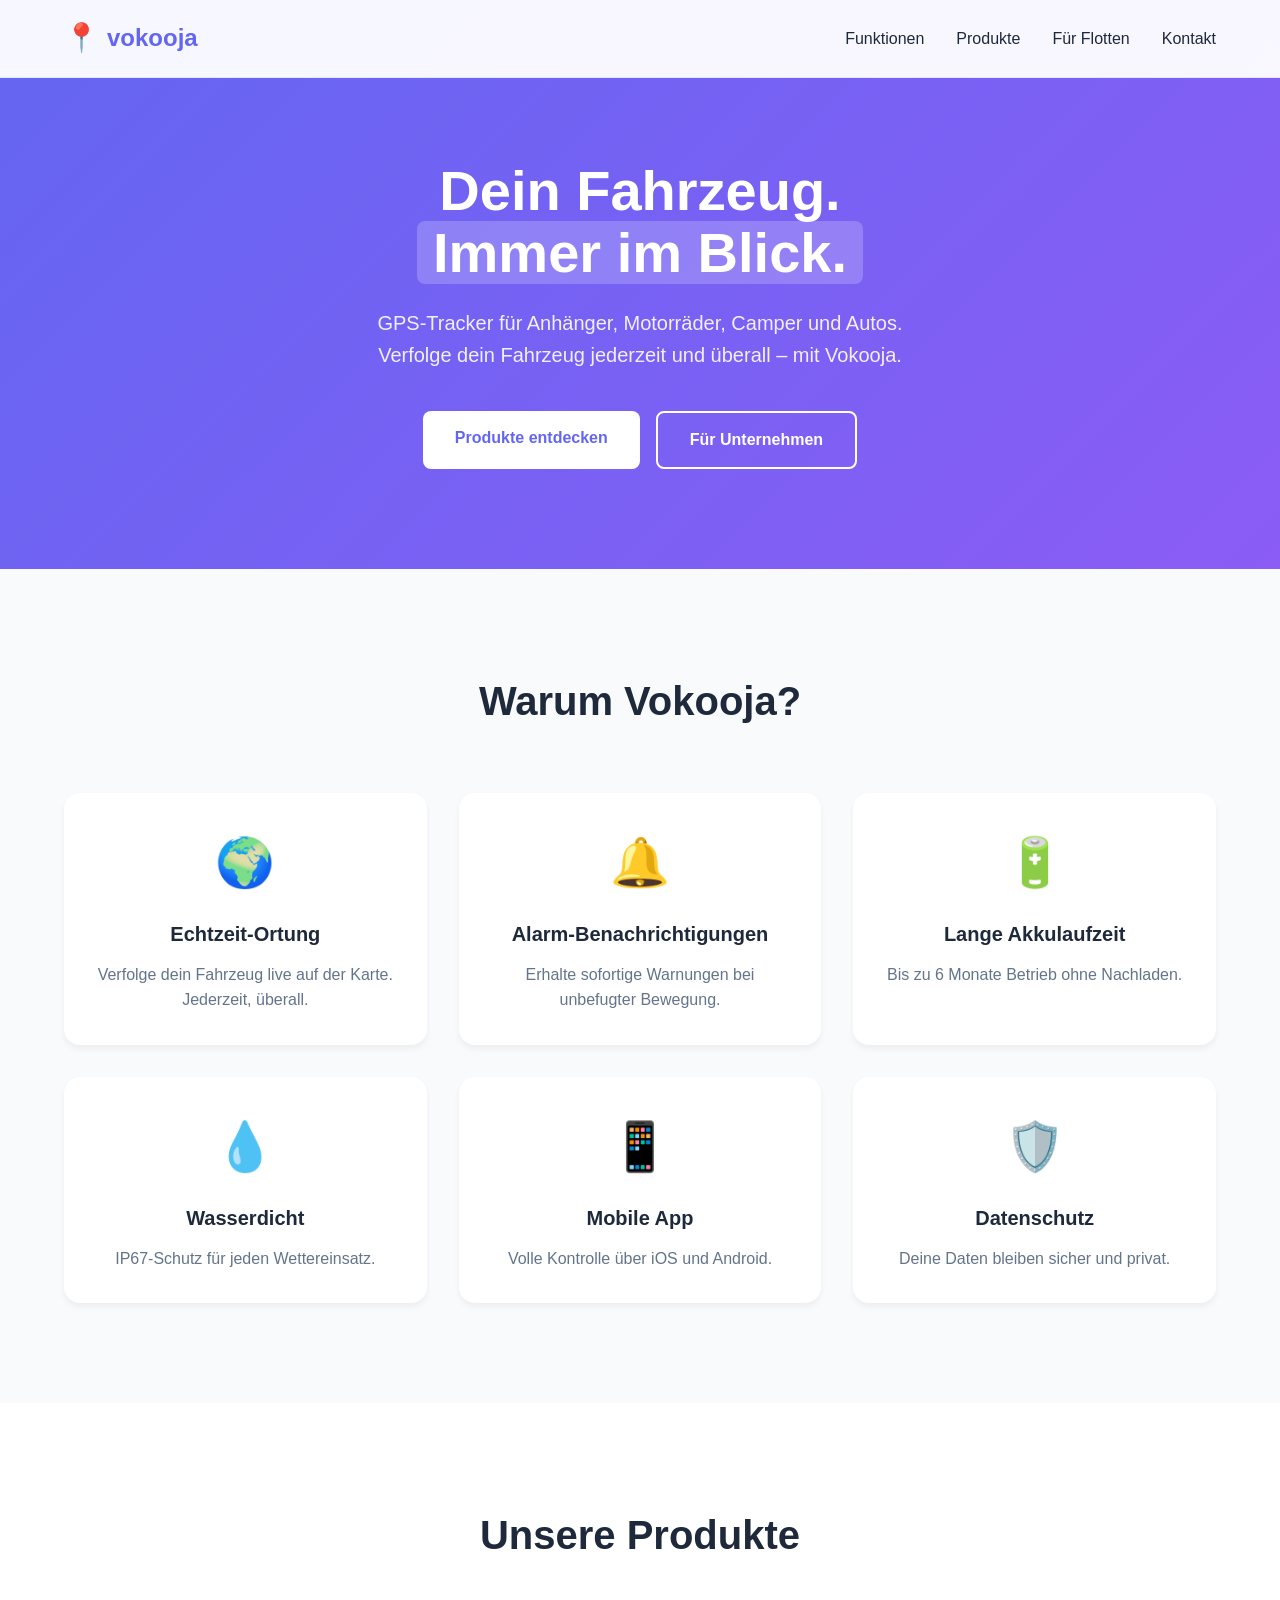
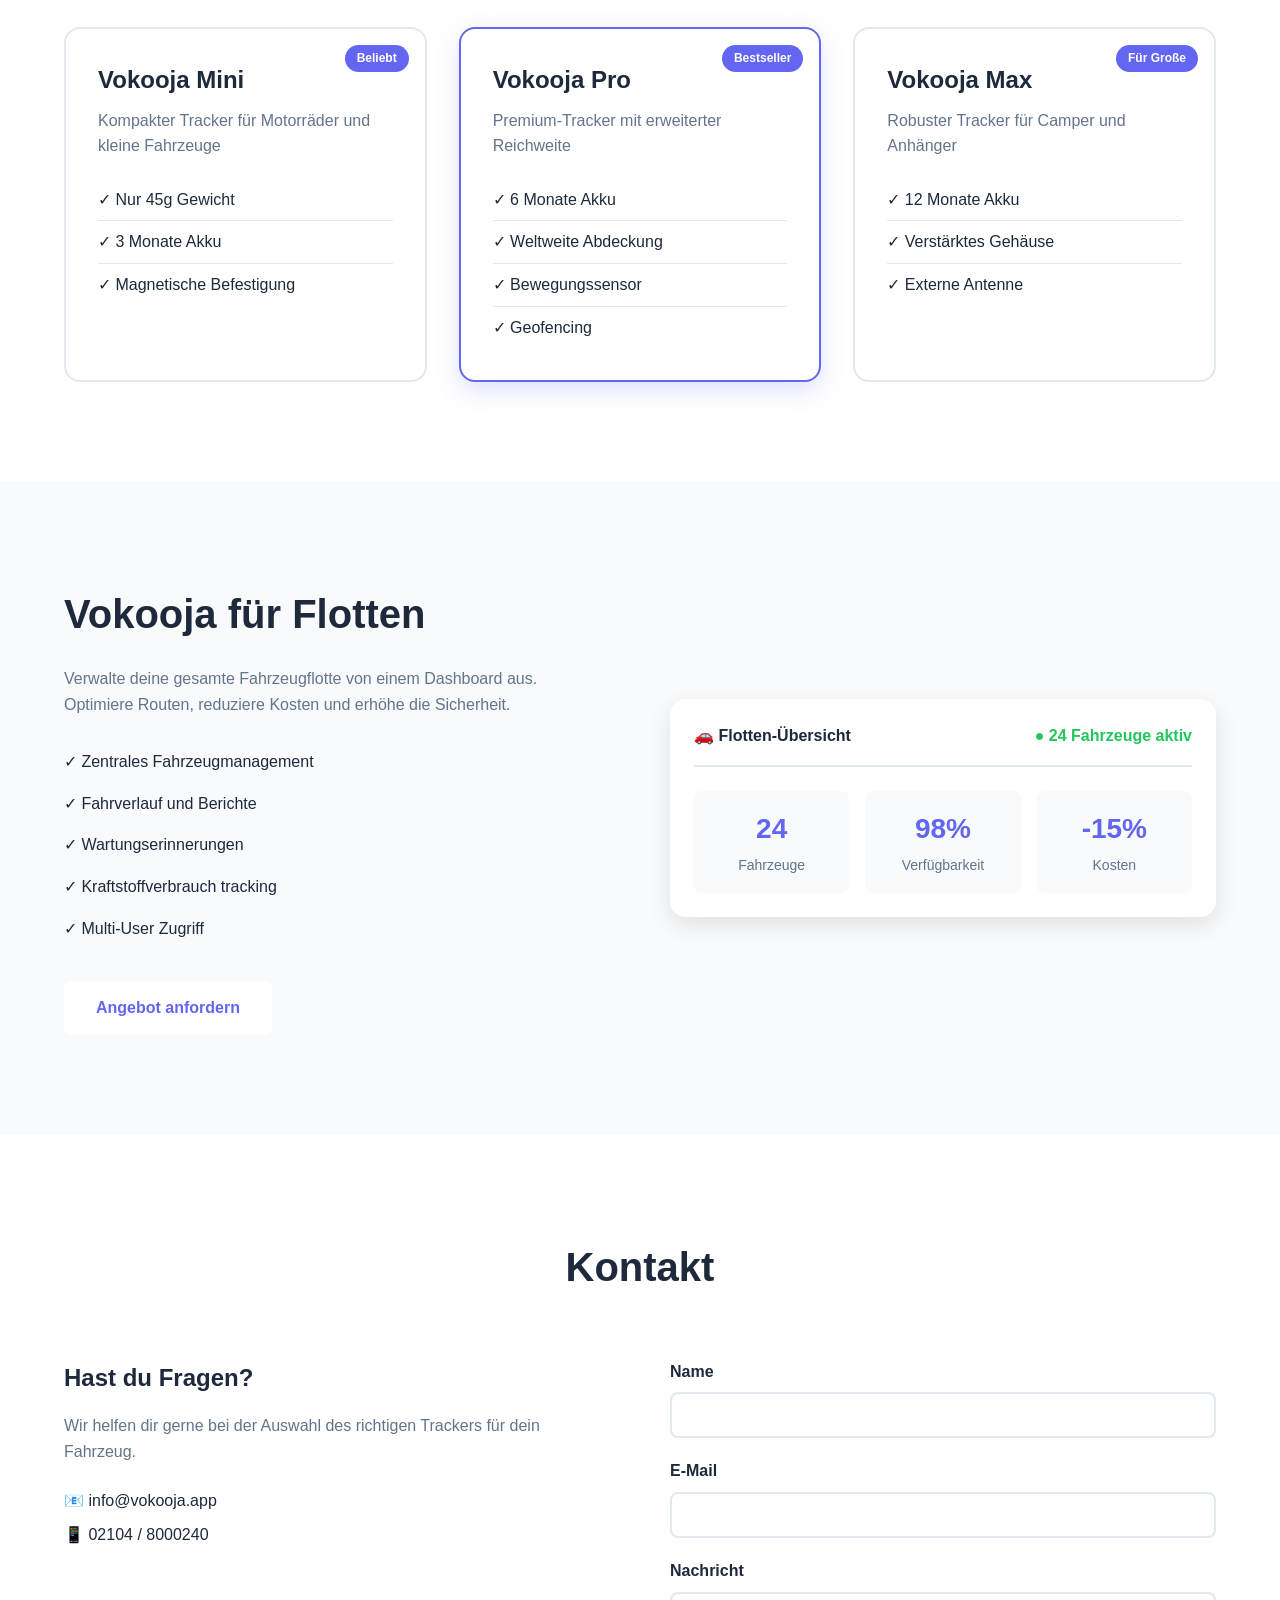
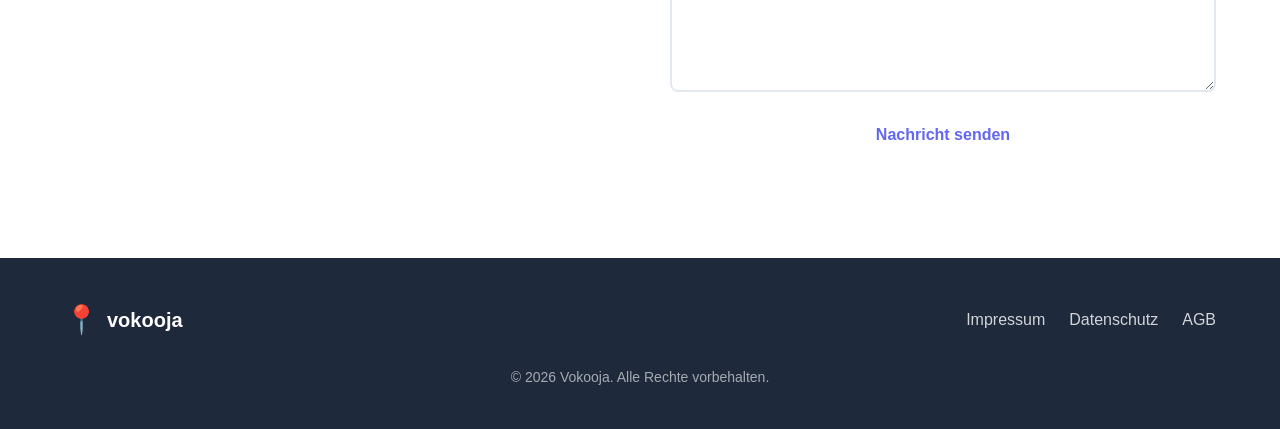
<file: index.html>
<!DOCTYPE html>
<html lang="de">
<head>
    <meta charset="UTF-8">
    <meta name="viewport" content="width=device-width, initial-scale=1.0">
    <title>Vokooja – GPS-Tracker für dein Fahrzeug</title>
    <meta name="description" content="Verfolge dein Fahrzeug jederzeit und überall. GPS-Tracker für Anhänger, Motorräder, Camper und Autos.">
    <link rel="stylesheet" href="css/style.css">
</head>
<body>
    <!-- Navigation -->
    <nav class="navbar">
        <div class="container nav-container">
            <div class="logo">
                <span class="logo-icon">📍</span>
                <span class="logo-text">vokooja</span>
            </div>
            <ul class="nav-links">
                <li><a href="#features">Funktionen</a></li>
                <li><a href="#produkte">Produkte</a></li>
                <li><a href="#flotte">Für Flotten</a></li>
                <li><a href="#kontakt">Kontakt</a></li>
            </ul>
        </div>
    </nav>

    <!-- Hero Section -->
    <section class="hero">
        <div class="container hero-content">
            <h1>Dein Fahrzeug.<br><span class="highlight">Immer im Blick.</span></h1>
            <p class="hero-subtitle">GPS-Tracker für Anhänger, Motorräder, Camper und Autos. Verfolge dein Fahrzeug jederzeit und überall – mit Vokooja.</p>
            <div class="hero-cta">
                <a href="#produkte" class="btn btn-primary">Produkte entdecken</a>
                <a href="#flotte" class="btn btn-secondary">Für Unternehmen</a>
            </div>
        </div>
    </section>

    <!-- Features Section -->
    <section id="features" class="features">
        <div class="container">
            <h2 class="section-title">Warum Vokooja?</h2>
            <div class="features-grid">
                <div class="feature-card">
                    <div class="feature-icon">🌍</div>
                    <h3>Echtzeit-Ortung</h3>
                    <p>Verfolge dein Fahrzeug live auf der Karte. Jederzeit, überall.</p>
                </div>
                <div class="feature-card">
                    <div class="feature-icon">🔔</div>
                    <h3>Alarm-Benachrichtigungen</h3>
                    <p>Erhalte sofortige Warnungen bei unbefugter Bewegung.</p>
                </div>
                <div class="feature-card">
                    <div class="feature-icon">🔋</div>
                    <h3>Lange Akkulaufzeit</h3>
                    <p>Bis zu 6 Monate Betrieb ohne Nachladen.</p>
                </div>
                <div class="feature-card">
                    <div class="feature-icon">💧</div>
                    <h3>Wasserdicht</h3>
                    <p>IP67-Schutz für jeden Wettereinsatz.</p>
                </div>
                <div class="feature-card">
                    <div class="feature-icon">📱</div>
                    <h3>Mobile App</h3>
                    <p>Volle Kontrolle über iOS und Android.</p>
                </div>
                <div class="feature-card">
                    <div class="feature-icon">🛡️</div>
                    <h3>Datenschutz</h3>
                    <p>Deine Daten bleiben sicher und privat.</p>
                </div>
            </div>
        </div>
    </section>

    <!-- Products Section -->
    <section id="produkte" class="products">
        <div class="container">
            <h2 class="section-title">Unsere Produkte</h2>
            <div class="products-grid">
                <div class="product-card">
                    <div class="product-badge">Beliebt</div>
                    <h3>Vokooja Mini</h3>
                    <p class="product-desc">Kompakter Tracker für Motorräder und kleine Fahrzeuge</p>
                    <ul class="product-features">
                        <li>✓ Nur 45g Gewicht</li>
                        <li>✓ 3 Monate Akku</li>
                        <li>✓ Magnetische Befestigung</li>
                    </ul>
                </div>
                <div class="product-card featured">
                    <div class="product-badge">Bestseller</div>
                    <h3>Vokooja Pro</h3>
                    <p class="product-desc">Premium-Tracker mit erweiterter Reichweite</p>
                    <ul class="product-features">
                        <li>✓ 6 Monate Akku</li>
                        <li>✓ Weltweite Abdeckung</li>
                        <li>✓ Bewegungssensor</li>
                        <li>✓ Geofencing</li>
                    </ul>
                </div>
                <div class="product-card">
                    <div class="product-badge">Für Große</div>
                    <h3>Vokooja Max</h3>
                    <p class="product-desc">Robuster Tracker für Camper und Anhänger</p>
                    <ul class="product-features">
                        <li>✓ 12 Monate Akku</li>
                        <li>✓ Verstärktes Gehäuse</li>
                        <li>✓ Externe Antenne</li>
                    </ul>
                </div>
            </div>
        </div>
    </section>

    <!-- Fleet Section -->
    <section id="flotte" class="fleet">
        <div class="container fleet-content">
            <div class="fleet-text">
                <h2>Vokooja für Flotten</h2>
                <p>Verwalte deine gesamte Fahrzeugflotte von einem Dashboard aus. Optimiere Routen, reduziere Kosten und erhöhe die Sicherheit.</p>
                <ul class="fleet-benefits">
                    <li>✓ Zentrales Fahrzeugmanagement</li>
                    <li>✓ Fahrverlauf und Berichte</li>
                    <li>✓ Wartungserinnerungen</li>
                    <li>✓ Kraftstoffverbrauch tracking</li>
                    <li>✓ Multi-User Zugriff</li>
                </ul>
                <a href="#kontakt" class="btn btn-primary">Angebot anfordern</a>
            </div>
            <div class="fleet-visual">
                <div class="dashboard-mockup">
                    <div class="dashboard-header">
                        <span>🚗 Flotten-Übersicht</span>
                        <span class="status">● 24 Fahrzeuge aktiv</span>
                    </div>
                    <div class="dashboard-stats">
                        <div class="stat">
                            <span class="stat-value">24</span>
                            <span class="stat-label">Fahrzeuge</span>
                        </div>
                        <div class="stat">
                            <span class="stat-value">98%</span>
                            <span class="stat-label">Verfügbarkeit</span>
                        </div>
                        <div class="stat">
                            <span class="stat-value">-15%</span>
                            <span class="stat-label">Kosten</span>
                        </div>
                    </div>
                </div>
            </div>
        </div>
    </section>

    <!-- Contact Section -->
    <section id="kontakt" class="contact">
        <div class="container">
            <h2 class="section-title">Kontakt</h2>
            <div class="contact-content">
                <div class="contact-info">
                    <h3>Hast du Fragen?</h3>
                    <p>Wir helfen dir gerne bei der Auswahl des richtigen Trackers für dein Fahrzeug.</p>
                    <div class="contact-details">
                        <p>📧 info@vokooja.app</p>
                        <p>📱 02104 / 8000240</p>
                    </div>
                </div>
                <form class="contact-form" id="contactForm">
                    <div class="form-group">
                        <label for="name">Name</label>
                        <input type="text" id="name" name="name" required>
                    </div>
                    <div class="form-group">
                        <label for="email">E-Mail</label>
                        <input type="email" id="email" name="email" required>
                    </div>
                    <div class="form-group">
                        <label for="message">Nachricht</label>
                        <textarea id="message" name="message" rows="4" required></textarea>
                    </div>
                    <button type="submit" class="btn btn-primary">Nachricht senden</button>
                </form>
            </div>
        </div>
    </section>

    <!-- Footer -->
    <footer class="footer">
        <div class="container">
            <div class="footer-content">
                <div class="footer-brand">
                    <span class="logo-icon">📍</span>
                    <span class="logo-text">vokooja</span>
                </div>
                <div class="footer-links">
                    <a href="impressum.html">Impressum</a>
                    <a href="datenschutz.html">Datenschutz</a>
                    <a href="#">AGB</a>
                </div>
            </div>
            <p class="footer-copy">&copy; 2026 Vokooja. Alle Rechte vorbehalten.</p>
        </div>
    </footer>

    <script src="js/main.js"></script>
</body>
</html>
</file>
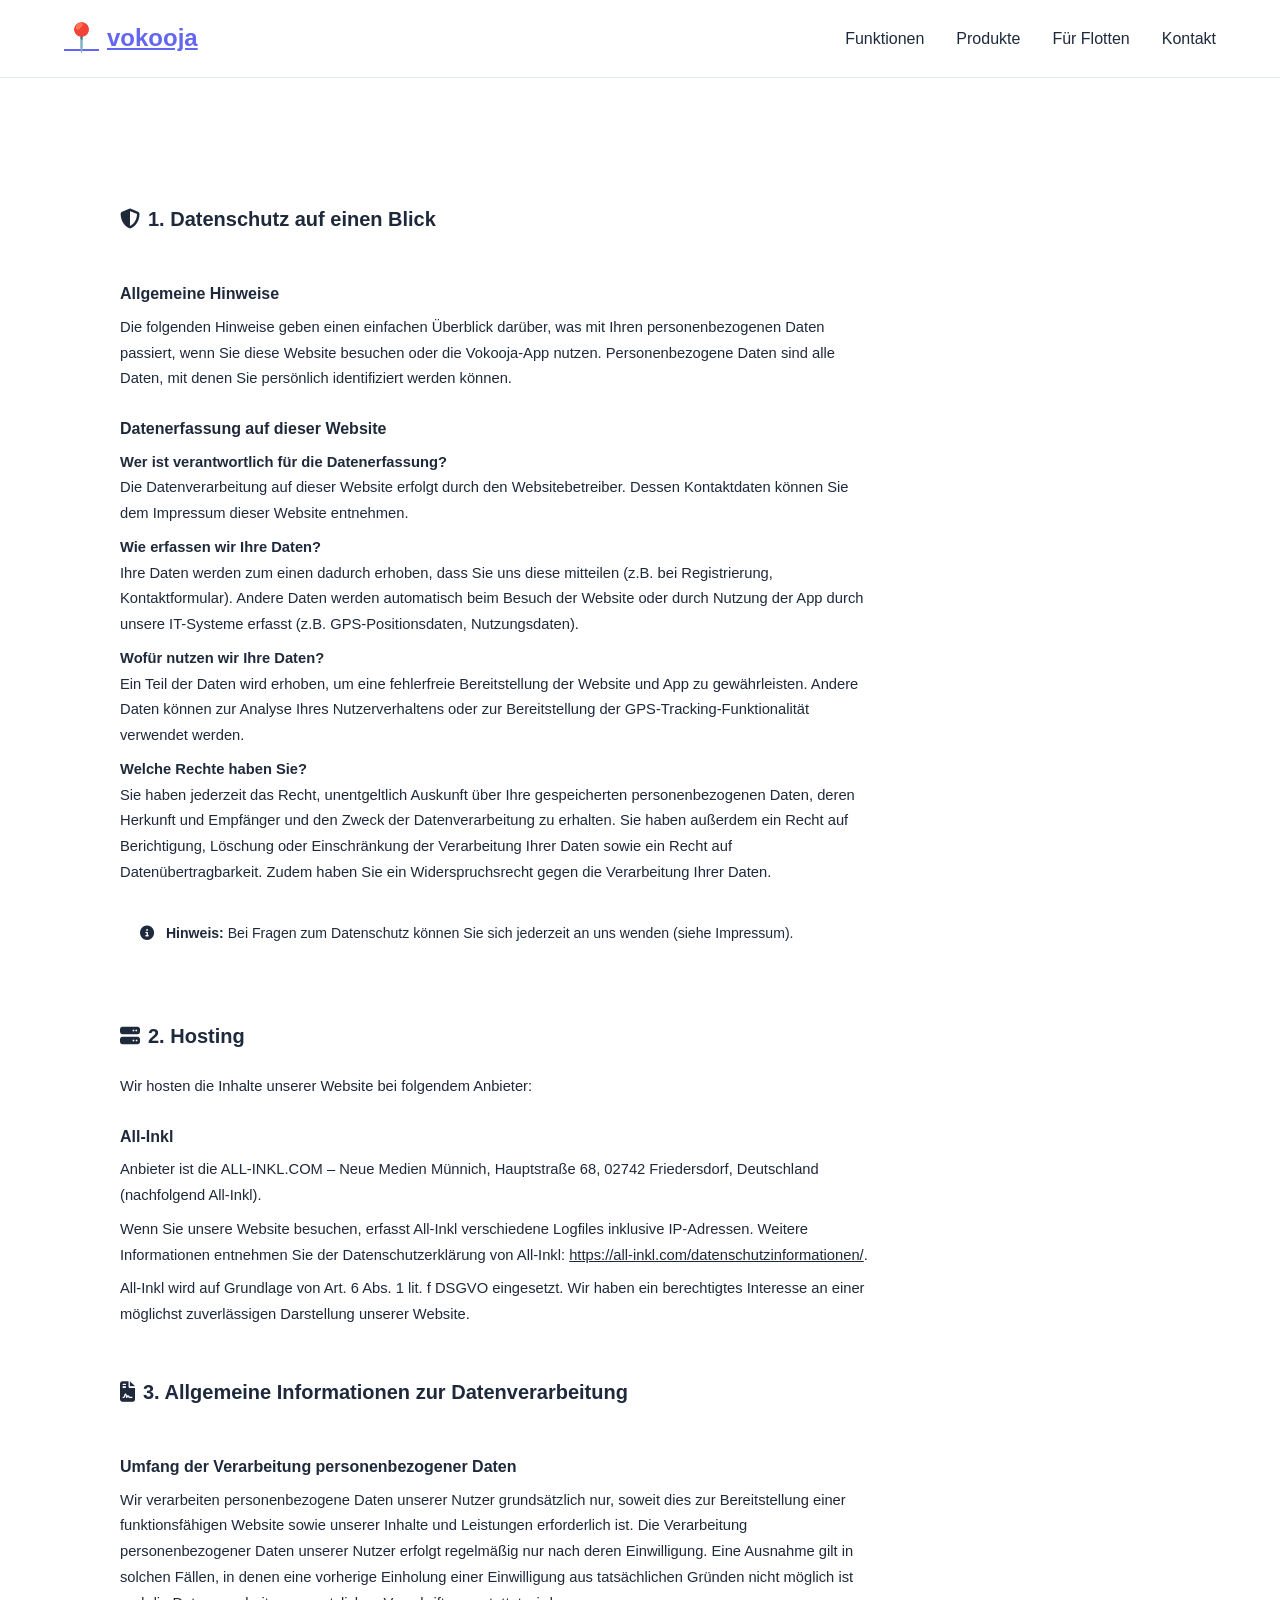
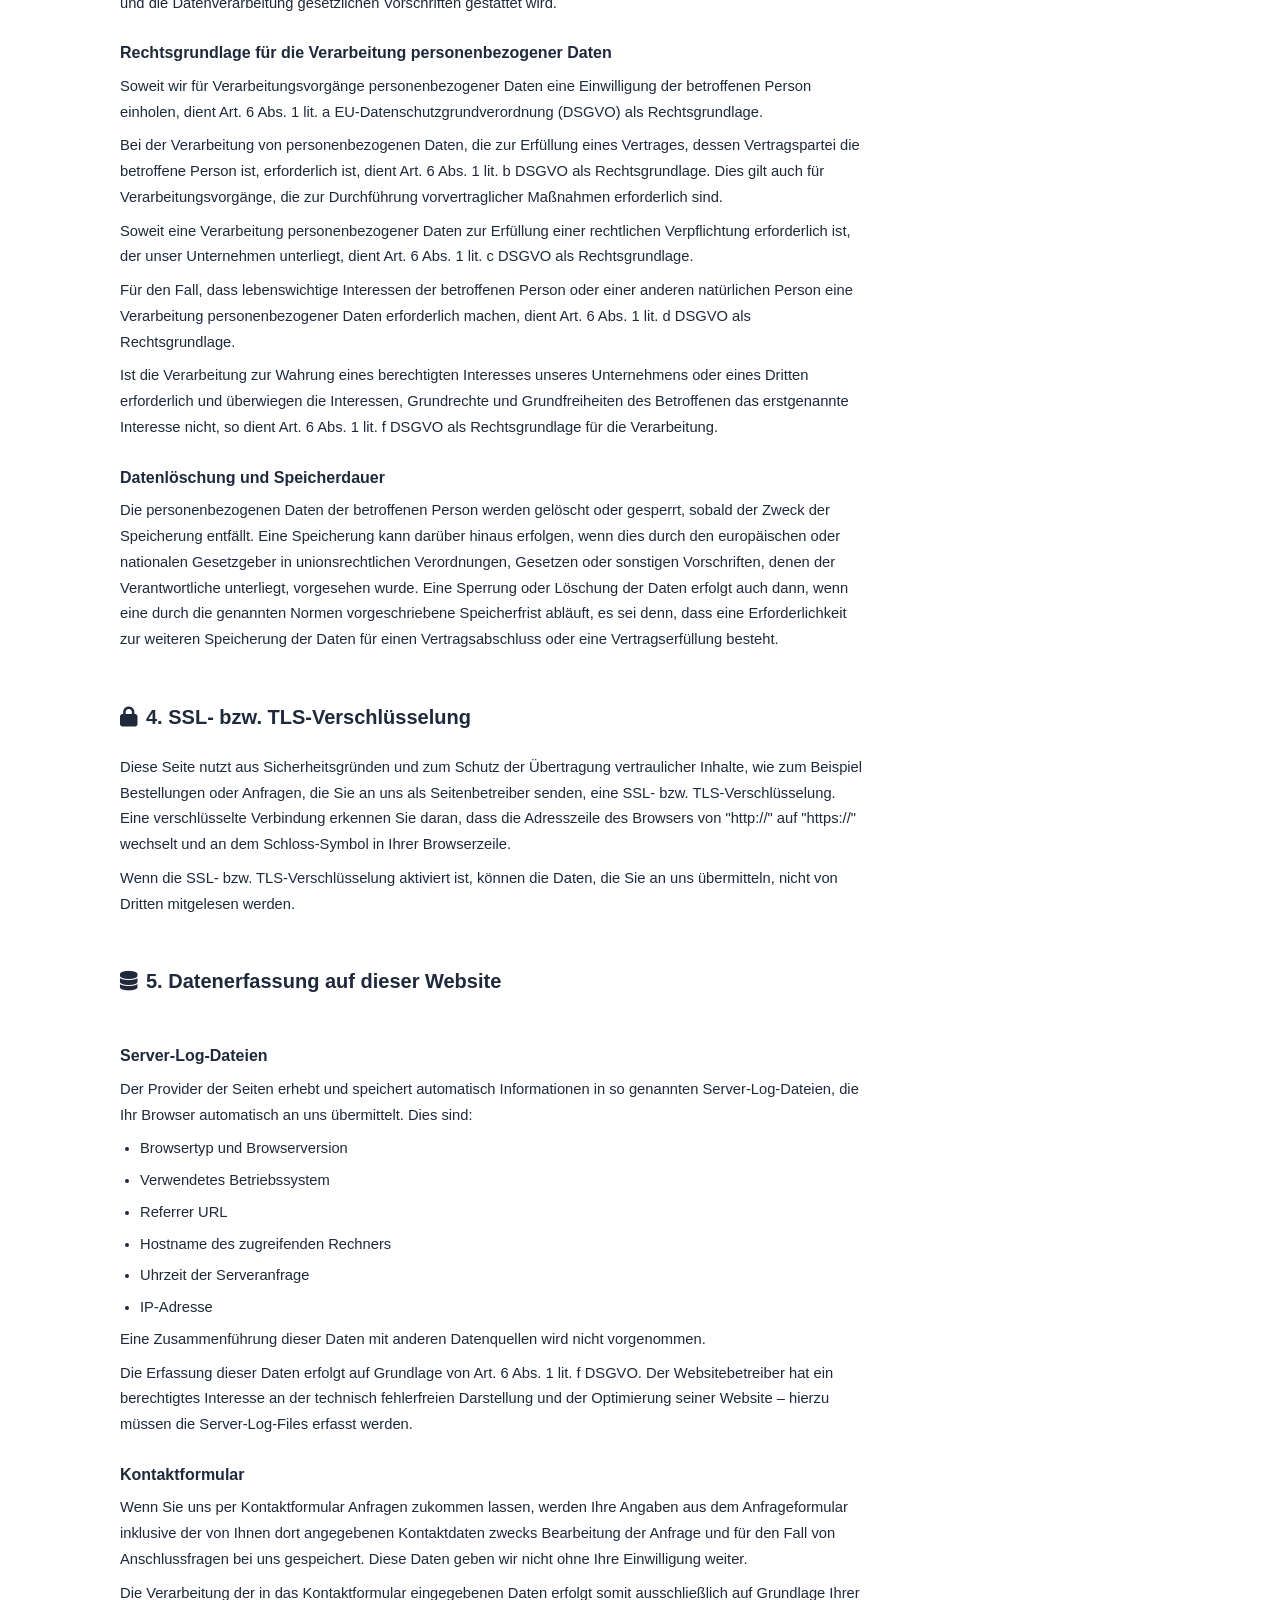
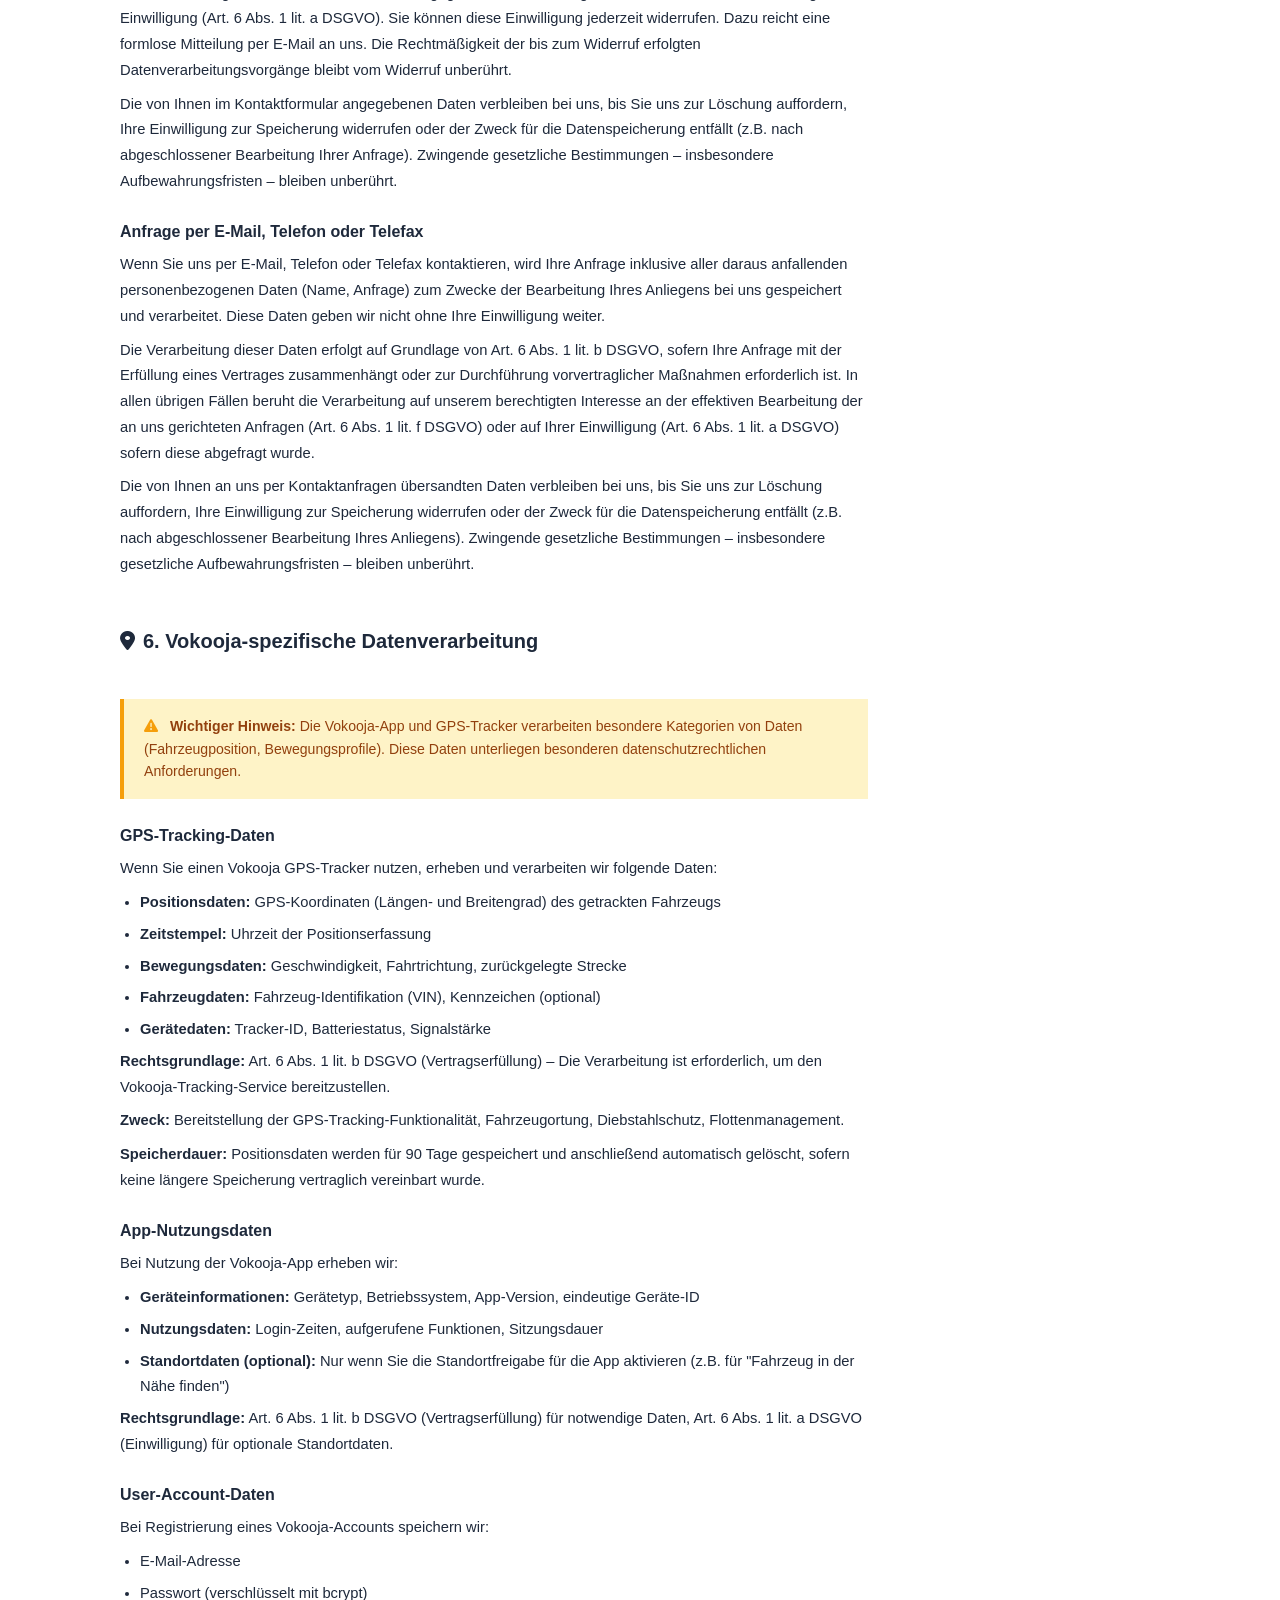
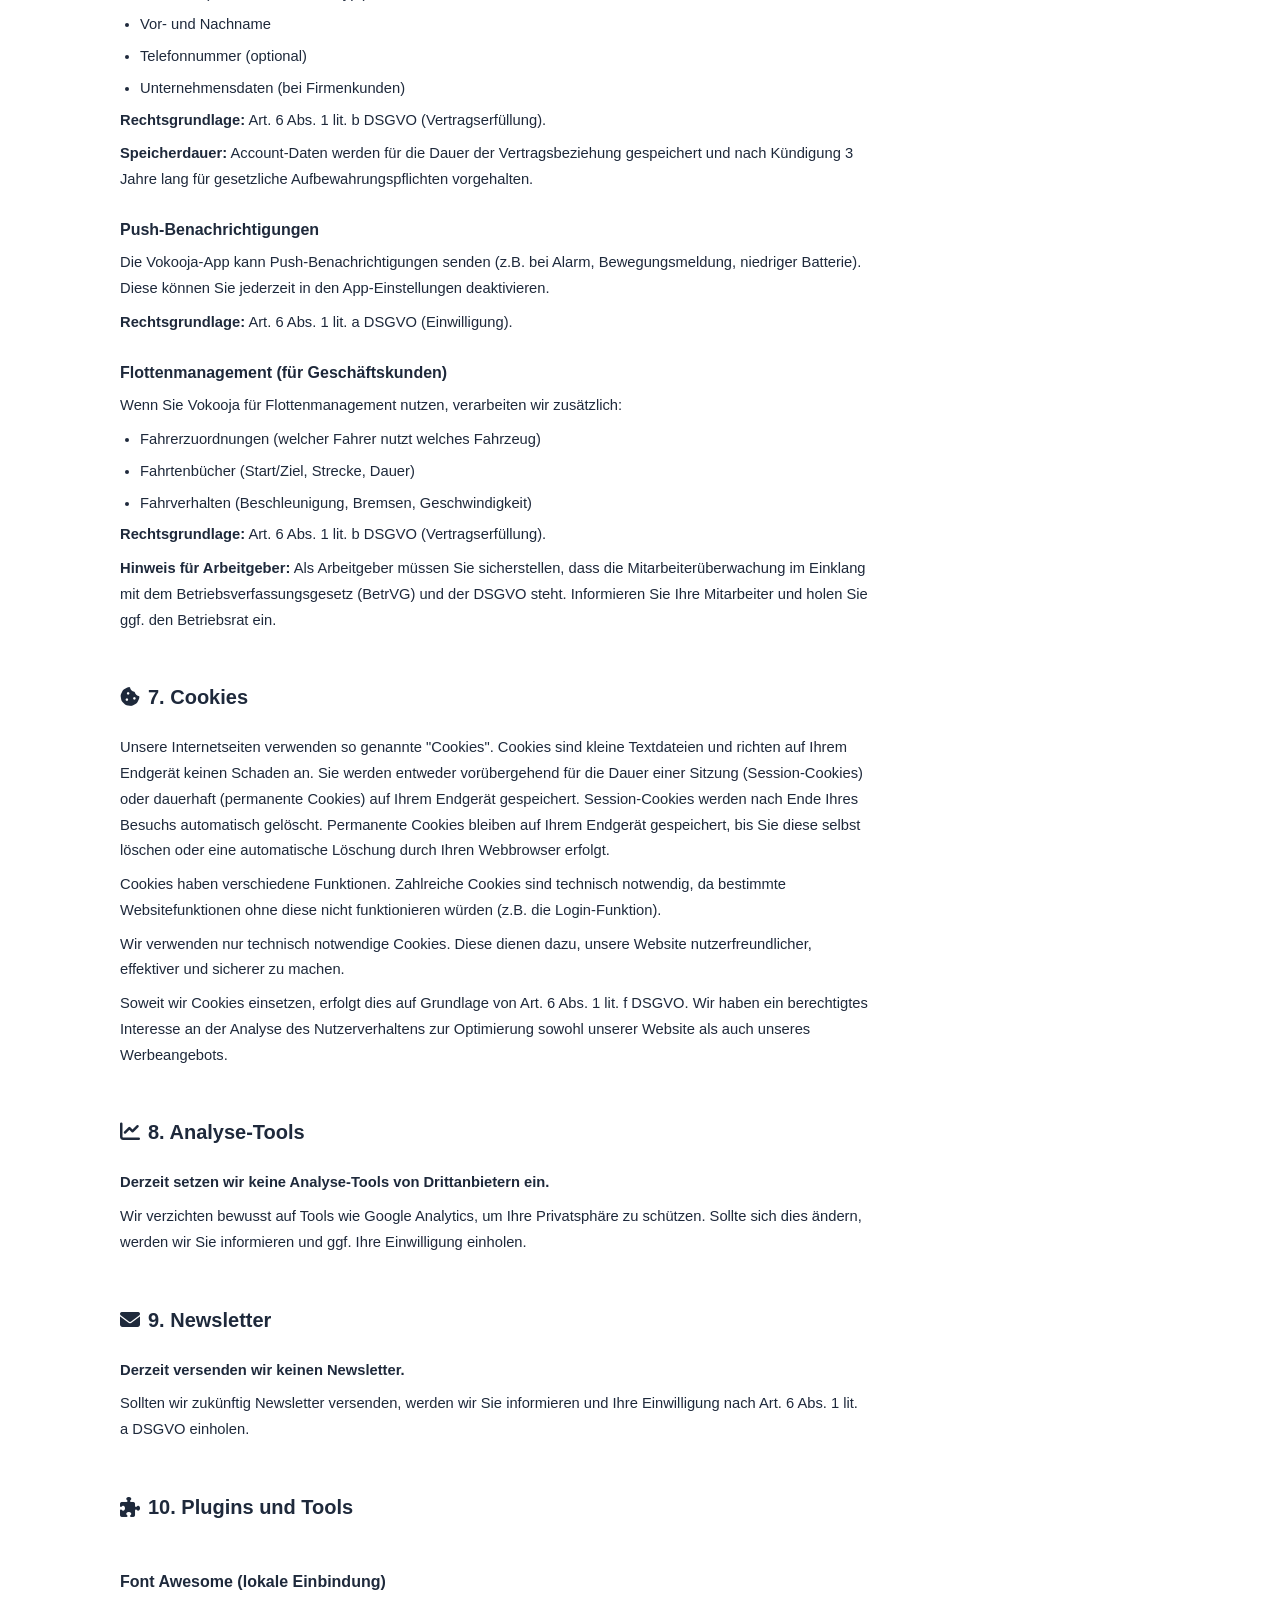
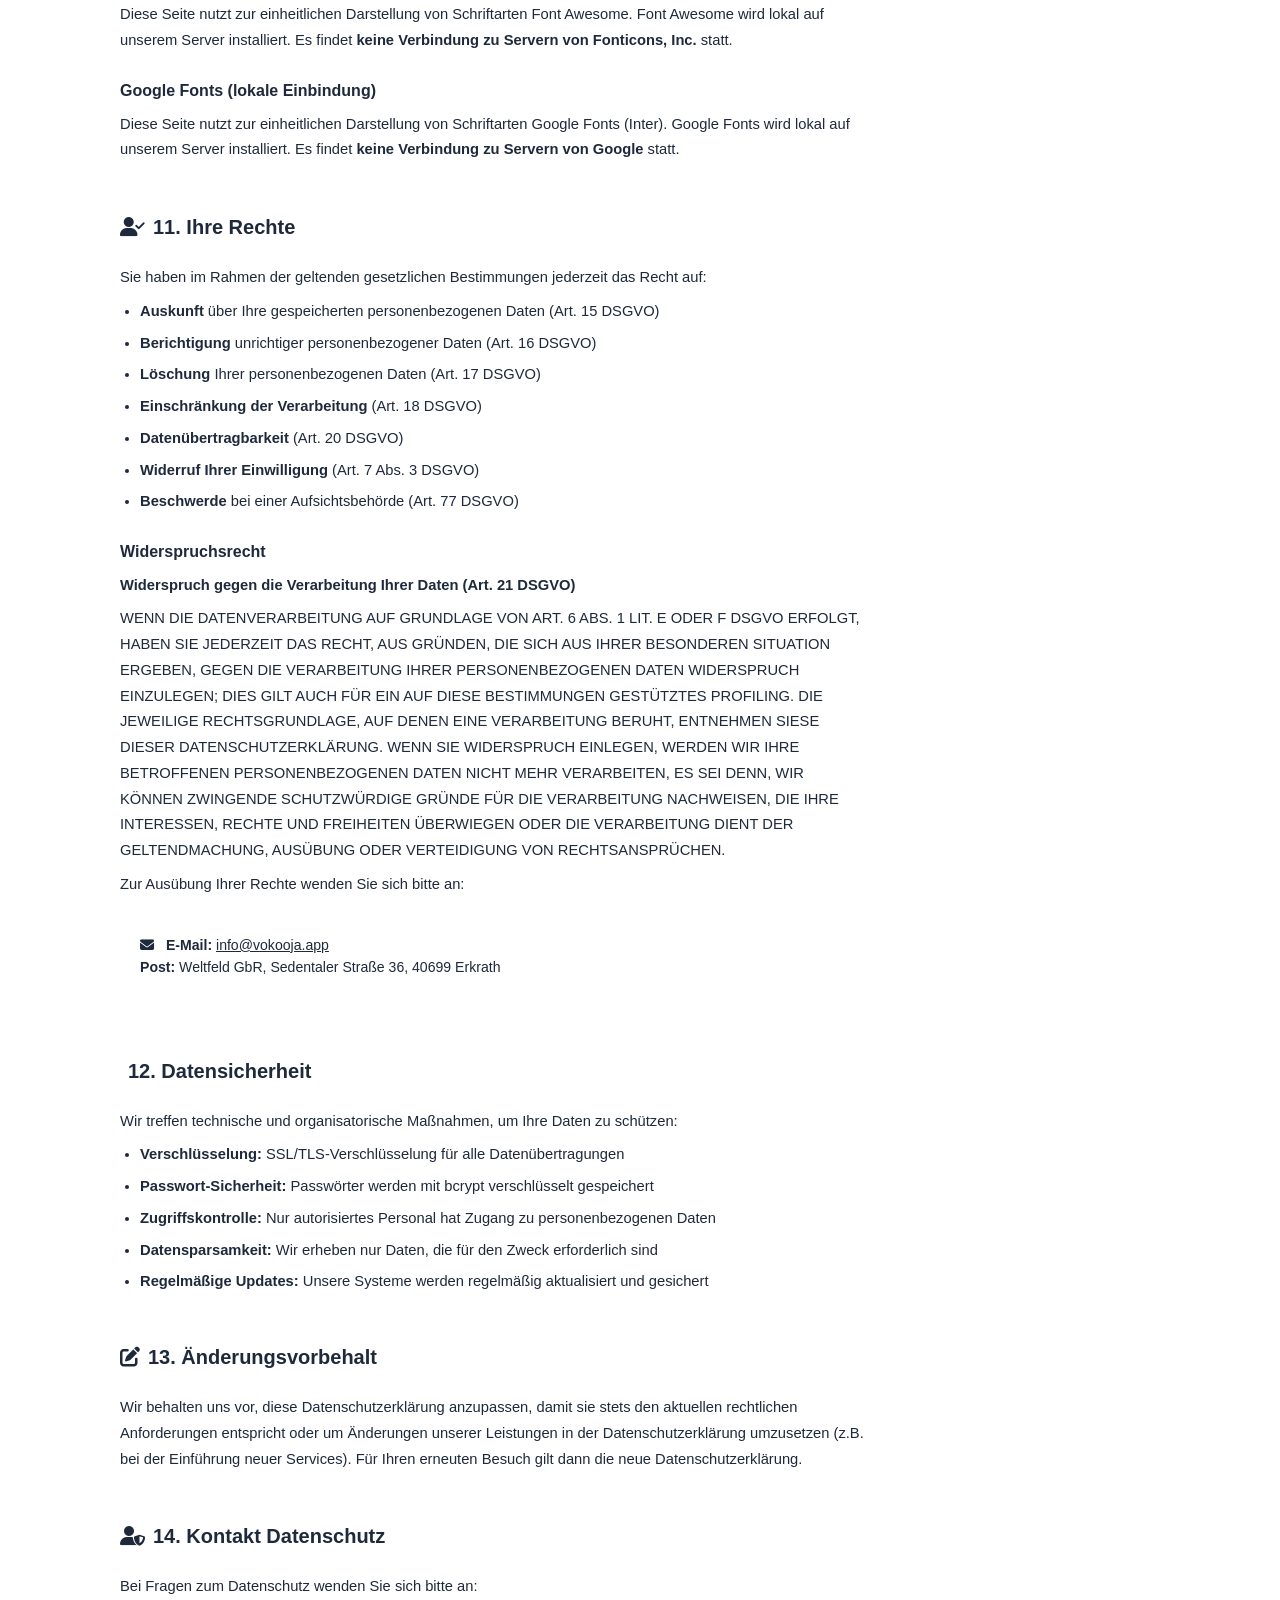
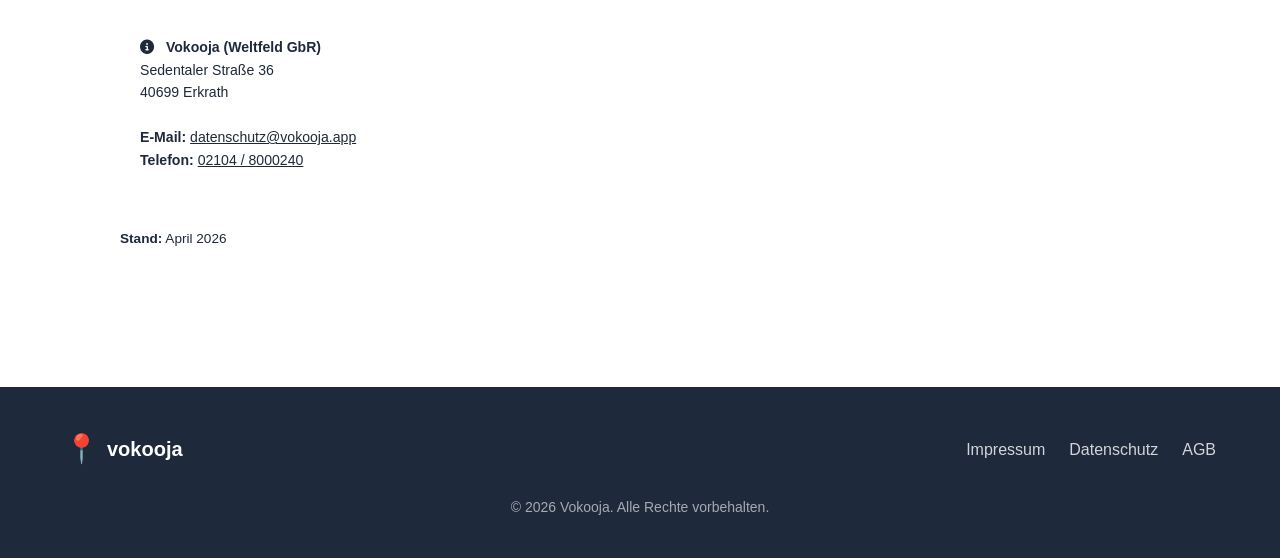
<file: datenschutz.html>
<!DOCTYPE html>
<html lang="de">
<head>
    <meta charset="UTF-8">
    <meta name="viewport" content="width=device-width, initial-scale=1.0">
    <title>Datenschutzerklärung – Vokooja</title>
    <meta name="description" content="Datenschutzerklärung der Vokooja – GPS-Tracker für Fahrzeuge und Flotten.">
    <meta name="robots" content="noindex, follow">
    <link rel="preconnect" href="https://fonts.googleapis.com">
    <link rel="preconnect" href="https://fonts.gstatic.com" crossorigin>
    <link href="https://fonts.googleapis.com/css2?family=Inter:wght@400;500;600;700;800;900&display=swap" rel="stylesheet">
    <link rel="stylesheet" href="https://cdnjs.cloudflare.com/ajax/libs/font-awesome/6.5.1/css/all.min.css">
    <link rel="stylesheet" href="css/style.css">
    <style>
    /* ===== LEGAL PAGE STYLES ===== */
    .legal-hero {
        padding: calc(var(--header-h) + 60px) 0 48px;
        background: linear-gradient(135deg, var(--color-primary) 0%, var(--color-primary-mid) 100%);
        color: #fff;
    }
    .legal-hero h1 {
        font-size: 2.4rem;
        font-weight: 900;
        letter-spacing: -1px;
    }
    .legal-hero .breadcrumb {
        margin-top: 12px;
        font-size: 0.85rem;
        color: rgba(255,255,255,0.5);
    }
    .legal-hero .breadcrumb a {
        color: var(--color-accent);
        transition: color 0.2s;
    }
    .legal-hero .breadcrumb a:hover {
        color: #fff;
    }

    .legal-content {
        padding: 60px 0 80px;
    }
    .legal-card {
        background: var(--color-white);
        border-radius: var(--radius);
        box-shadow: var(--shadow-md);
        padding: 48px 56px;
        max-width: 860px;
    }
    .legal-card h2 {
        font-size: 1.25rem;
        font-weight: 700;
        color: var(--color-primary);
        margin-top: 40px;
        margin-bottom: 14px;
        padding-bottom: 8px;
        border-bottom: 2px solid var(--color-accent);
        display: inline-block;
    }
    .legal-card h2:first-of-type {
        margin-top: 0;
    }
    .legal-card h3 {
        font-size: 1rem;
        font-weight: 600;
        color: var(--color-primary-light);
        margin-top: 24px;
        margin-bottom: 8px;
    }
    .legal-card p, .legal-card li {
        font-size: 0.92rem;
        color: var(--color-text-light);
        line-height: 1.75;
        margin-bottom: 8px;
    }
    .legal-card ul {
        padding-left: 20px;
    }
    .legal-card ul li {
        list-style: disc;
        margin-bottom: 6px;
    }
    .legal-card a {
        color: var(--color-accent);
        font-weight: 500;
        transition: color 0.2s;
    }
    .legal-card a:hover {
        color: var(--color-accent-dark);
        text-decoration: underline;
    }

    .legal-card .info-grid {
        display: grid;
        grid-template-columns: 160px 1fr;
        gap: 6px 20px;
        margin: 12px 0 20px;
    }
    .legal-card .info-grid dt {
        font-weight: 600;
        font-size: 0.88rem;
        color: var(--color-primary);
    }
    .legal-card .info-grid dd {
        font-size: 0.9rem;
        color: var(--color-text-light);
    }

    .legal-card .highlight-box {
        background: var(--color-accent-light);
        border-left: 4px solid var(--color-accent);
        border-radius: var(--radius-xs);
        padding: 16px 20px;
        margin: 20px 0;
        font-size: 0.88rem;
        color: var(--color-text);
    }
    .legal-card .highlight-box i {
        color: var(--color-accent);
        margin-right: 8px;
    }

    .legal-card .warning-box {
        background: #fef3c7;
        border-left: 4px solid #f59e0b;
        border-radius: var(--radius-xs);
        padding: 16px 20px;
        margin: 20px 0;
        font-size: 0.88rem;
        color: #92400e;
    }
    .legal-card .warning-box i {
        color: #f59e0b;
        margin-right: 8px;
    }

    @media (max-width: 640px) {
        .legal-hero h1 {
            font-size: 1.8rem;
        }
        .legal-card {
            padding: 28px 20px;
        }
        .legal-card .info-grid {
            grid-template-columns: 1fr;
        }
        .legal-card .info-grid dt {
            margin-top: 8px;
        }
    }
    </style>
</head>
<body>

<!-- ===== HEADER ===== -->
<nav class="navbar">
    <div class="container nav-container">
        <a href="index.html" class="logo">
            <span class="logo-icon">📍</span>
            <span class="logo-text">vokooja</span>
        </a>
        <ul class="nav-links">
            <li><a href="index.html#features">Funktionen</a></li>
            <li><a href="index.html#produkte">Produkte</a></li>
            <li><a href="index.html#flotte">Für Flotten</a></li>
            <li><a href="index.html#kontakt">Kontakt</a></li>
        </ul>
    </div>
</nav>

<!-- ===== LEGAL HERO ===== -->
<section class="legal-hero">
    <div class="container">
        <h1>Datenschutzerklärung</h1>
        <div class="breadcrumb">
            <a href="index.html">Startseite</a> &nbsp;/&nbsp; Datenschutzerklärung
        </div>
    </div>
</section>

<!-- ===== DATENSCHUTZ CONTENT ===== -->
<section class="legal-content">
    <div class="container">
        <div class="legal-card">

            <!-- Einleitung -->
            <h2><i class="fa-solid fa-shield-halved" style="color:var(--color-accent);margin-right:8px;"></i>1. Datenschutz auf einen Blick</h2>

            <h3>Allgemeine Hinweise</h3>
            <p>Die folgenden Hinweise geben einen einfachen Überblick darüber, was mit Ihren personenbezogenen Daten passiert, wenn Sie diese Website besuchen oder die Vokooja-App nutzen. Personenbezogene Daten sind alle Daten, mit denen Sie persönlich identifiziert werden können.</p>

            <h3>Datenerfassung auf dieser Website</h3>
            <p><strong>Wer ist verantwortlich für die Datenerfassung?</strong><br>
            Die Datenverarbeitung auf dieser Website erfolgt durch den Websitebetreiber. Dessen Kontaktdaten können Sie dem Impressum dieser Website entnehmen.</p>

            <p><strong>Wie erfassen wir Ihre Daten?</strong><br>
            Ihre Daten werden zum einen dadurch erhoben, dass Sie uns diese mitteilen (z.B. bei Registrierung, Kontaktformular). Andere Daten werden automatisch beim Besuch der Website oder durch Nutzung der App durch unsere IT-Systeme erfasst (z.B. GPS-Positionsdaten, Nutzungsdaten).</p>

            <p><strong>Wofür nutzen wir Ihre Daten?</strong><br>
            Ein Teil der Daten wird erhoben, um eine fehlerfreie Bereitstellung der Website und App zu gewährleisten. Andere Daten können zur Analyse Ihres Nutzerverhaltens oder zur Bereitstellung der GPS-Tracking-Funktionalität verwendet werden.</p>

            <p><strong>Welche Rechte haben Sie?</strong><br>
            Sie haben jederzeit das Recht, unentgeltlich Auskunft über Ihre gespeicherten personenbezogenen Daten, deren Herkunft und Empfänger und den Zweck der Datenverarbeitung zu erhalten. Sie haben außerdem ein Recht auf Berichtigung, Löschung oder Einschränkung der Verarbeitung Ihrer Daten sowie ein Recht auf Datenübertragbarkeit. Zudem haben Sie ein Widerspruchsrecht gegen die Verarbeitung Ihrer Daten.</p>

            <div class="highlight-box">
                <i class="fa-solid fa-circle-info"></i>
                <strong>Hinweis:</strong> Bei Fragen zum Datenschutz können Sie sich jederzeit an uns wenden (siehe Impressum).
            </div>

            <!-- Hosting -->
            <h2><i class="fa-solid fa-server" style="color:var(--color-accent);margin-right:8px;"></i>2. Hosting</h2>

            <p>Wir hosten die Inhalte unserer Website bei folgendem Anbieter:</p>

            <h3>All-Inkl</h3>
            <p>Anbieter ist die ALL-INKL.COM – Neue Medien Münnich, Hauptstraße 68, 02742 Friedersdorf, Deutschland (nachfolgend All-Inkl).</p>
            <p>Wenn Sie unsere Website besuchen, erfasst All-Inkl verschiedene Logfiles inklusive IP-Adressen. Weitere Informationen entnehmen Sie der Datenschutzerklärung von All-Inkl: <a href="https://all-inkl.com/datenschutzinformationen/" target="_blank" rel="noopener">https://all-inkl.com/datenschutzinformationen/</a>.</p>
            <p>All-Inkl wird auf Grundlage von Art. 6 Abs. 1 lit. f DSGVO eingesetzt. Wir haben ein berechtigtes Interesse an einer möglichst zuverlässigen Darstellung unserer Website.</p>

            <!-- Allgemeine Informationen -->
            <h2><i class="fa-solid fa-file-contract" style="color:var(--color-accent);margin-right:8px;"></i>3. Allgemeine Informationen zur Datenverarbeitung</h2>

            <h3>Umfang der Verarbeitung personenbezogener Daten</h3>
            <p>Wir verarbeiten personenbezogene Daten unserer Nutzer grundsätzlich nur, soweit dies zur Bereitstellung einer funktionsfähigen Website sowie unserer Inhalte und Leistungen erforderlich ist. Die Verarbeitung personenbezogener Daten unserer Nutzer erfolgt regelmäßig nur nach deren Einwilligung. Eine Ausnahme gilt in solchen Fällen, in denen eine vorherige Einholung einer Einwilligung aus tatsächlichen Gründen nicht möglich ist und die Datenverarbeitung gesetzlichen Vorschriften gestattet wird.</p>

            <h3>Rechtsgrundlage für die Verarbeitung personenbezogener Daten</h3>
            <p>Soweit wir für Verarbeitungsvorgänge personenbezogener Daten eine Einwilligung der betroffenen Person einholen, dient Art. 6 Abs. 1 lit. a EU-Datenschutzgrundverordnung (DSGVO) als Rechtsgrundlage.</p>
            <p>Bei der Verarbeitung von personenbezogenen Daten, die zur Erfüllung eines Vertrages, dessen Vertragspartei die betroffene Person ist, erforderlich ist, dient Art. 6 Abs. 1 lit. b DSGVO als Rechtsgrundlage. Dies gilt auch für Verarbeitungsvorgänge, die zur Durchführung vorvertraglicher Maßnahmen erforderlich sind.</p>
            <p>Soweit eine Verarbeitung personenbezogener Daten zur Erfüllung einer rechtlichen Verpflichtung erforderlich ist, der unser Unternehmen unterliegt, dient Art. 6 Abs. 1 lit. c DSGVO als Rechtsgrundlage.</p>
            <p>Für den Fall, dass lebenswichtige Interessen der betroffenen Person oder einer anderen natürlichen Person eine Verarbeitung personenbezogener Daten erforderlich machen, dient Art. 6 Abs. 1 lit. d DSGVO als Rechtsgrundlage.</p>
            <p>Ist die Verarbeitung zur Wahrung eines berechtigten Interesses unseres Unternehmens oder eines Dritten erforderlich und überwiegen die Interessen, Grundrechte und Grundfreiheiten des Betroffenen das erstgenannte Interesse nicht, so dient Art. 6 Abs. 1 lit. f DSGVO als Rechtsgrundlage für die Verarbeitung.</p>

            <h3>Datenlöschung und Speicherdauer</h3>
            <p>Die personenbezogenen Daten der betroffenen Person werden gelöscht oder gesperrt, sobald der Zweck der Speicherung entfällt. Eine Speicherung kann darüber hinaus erfolgen, wenn dies durch den europäischen oder nationalen Gesetzgeber in unionsrechtlichen Verordnungen, Gesetzen oder sonstigen Vorschriften, denen der Verantwortliche unterliegt, vorgesehen wurde. Eine Sperrung oder Löschung der Daten erfolgt auch dann, wenn eine durch die genannten Normen vorgeschriebene Speicherfrist abläuft, es sei denn, dass eine Erforderlichkeit zur weiteren Speicherung der Daten für einen Vertragsabschluss oder eine Vertragserfüllung besteht.</p>

            <!-- SSL-Verschlüsselung -->
            <h2><i class="fa-solid fa-lock" style="color:var(--color-accent);margin-right:8px;"></i>4. SSL- bzw. TLS-Verschlüsselung</h2>

            <p>Diese Seite nutzt aus Sicherheitsgründen und zum Schutz der Übertragung vertraulicher Inhalte, wie zum Beispiel Bestellungen oder Anfragen, die Sie an uns als Seitenbetreiber senden, eine SSL- bzw. TLS-Verschlüsselung. Eine verschlüsselte Verbindung erkennen Sie daran, dass die Adresszeile des Browsers von "http://" auf "https://" wechselt und an dem Schloss-Symbol in Ihrer Browserzeile.</p>
            <p>Wenn die SSL- bzw. TLS-Verschlüsselung aktiviert ist, können die Daten, die Sie an uns übermitteln, nicht von Dritten mitgelesen werden.</p>

            <!-- Datenerfassung auf dieser Website -->
            <h2><i class="fa-solid fa-database" style="color:var(--color-accent);margin-right:8px;"></i>5. Datenerfassung auf dieser Website</h2>

            <h3>Server-Log-Dateien</h3>
            <p>Der Provider der Seiten erhebt und speichert automatisch Informationen in so genannten Server-Log-Dateien, die Ihr Browser automatisch an uns übermittelt. Dies sind:</p>
            <ul>
                <li>Browsertyp und Browserversion</li>
                <li>Verwendetes Betriebssystem</li>
                <li>Referrer URL</li>
                <li>Hostname des zugreifenden Rechners</li>
                <li>Uhrzeit der Serveranfrage</li>
                <li>IP-Adresse</li>
            </ul>
            <p>Eine Zusammenführung dieser Daten mit anderen Datenquellen wird nicht vorgenommen.</p>
            <p>Die Erfassung dieser Daten erfolgt auf Grundlage von Art. 6 Abs. 1 lit. f DSGVO. Der Websitebetreiber hat ein berechtigtes Interesse an der technisch fehlerfreien Darstellung und der Optimierung seiner Website – hierzu müssen die Server-Log-Files erfasst werden.</p>

            <h3>Kontaktformular</h3>
            <p>Wenn Sie uns per Kontaktformular Anfragen zukommen lassen, werden Ihre Angaben aus dem Anfrageformular inklusive der von Ihnen dort angegebenen Kontaktdaten zwecks Bearbeitung der Anfrage und für den Fall von Anschlussfragen bei uns gespeichert. Diese Daten geben wir nicht ohne Ihre Einwilligung weiter.</p>
            <p>Die Verarbeitung der in das Kontaktformular eingegebenen Daten erfolgt somit ausschließlich auf Grundlage Ihrer Einwilligung (Art. 6 Abs. 1 lit. a DSGVO). Sie können diese Einwilligung jederzeit widerrufen. Dazu reicht eine formlose Mitteilung per E-Mail an uns. Die Rechtmäßigkeit der bis zum Widerruf erfolgten Datenverarbeitungsvorgänge bleibt vom Widerruf unberührt.</p>
            <p>Die von Ihnen im Kontaktformular angegebenen Daten verbleiben bei uns, bis Sie uns zur Löschung auffordern, Ihre Einwilligung zur Speicherung widerrufen oder der Zweck für die Datenspeicherung entfällt (z.B. nach abgeschlossener Bearbeitung Ihrer Anfrage). Zwingende gesetzliche Bestimmungen – insbesondere Aufbewahrungsfristen – bleiben unberührt.</p>

            <h3>Anfrage per E-Mail, Telefon oder Telefax</h3>
            <p>Wenn Sie uns per E-Mail, Telefon oder Telefax kontaktieren, wird Ihre Anfrage inklusive aller daraus anfallenden personenbezogenen Daten (Name, Anfrage) zum Zwecke der Bearbeitung Ihres Anliegens bei uns gespeichert und verarbeitet. Diese Daten geben wir nicht ohne Ihre Einwilligung weiter.</p>
            <p>Die Verarbeitung dieser Daten erfolgt auf Grundlage von Art. 6 Abs. 1 lit. b DSGVO, sofern Ihre Anfrage mit der Erfüllung eines Vertrages zusammenhängt oder zur Durchführung vorvertraglicher Maßnahmen erforderlich ist. In allen übrigen Fällen beruht die Verarbeitung auf unserem berechtigten Interesse an der effektiven Bearbeitung der an uns gerichteten Anfragen (Art. 6 Abs. 1 lit. f DSGVO) oder auf Ihrer Einwilligung (Art. 6 Abs. 1 lit. a DSGVO) sofern diese abgefragt wurde.</p>
            <p>Die von Ihnen an uns per Kontaktanfragen übersandten Daten verbleiben bei uns, bis Sie uns zur Löschung auffordern, Ihre Einwilligung zur Speicherung widerrufen oder der Zweck für die Datenspeicherung entfällt (z.B. nach abgeschlossener Bearbeitung Ihres Anliegens). Zwingende gesetzliche Bestimmungen – insbesondere gesetzliche Aufbewahrungsfristen – bleiben unberührt.</p>

            <!-- Vokooja-spezifische Datenverarbeitung -->
            <h2><i class="fa-solid fa-location-dot" style="color:var(--color-accent);margin-right:8px;"></i>6. Vokooja-spezifische Datenverarbeitung</h2>

            <div class="warning-box">
                <i class="fa-solid fa-triangle-exclamation"></i>
                <strong>Wichtiger Hinweis:</strong> Die Vokooja-App und GPS-Tracker verarbeiten besondere Kategorien von Daten (Fahrzeugposition, Bewegungsprofile). Diese Daten unterliegen besonderen datenschutzrechtlichen Anforderungen.
            </div>

            <h3>GPS-Tracking-Daten</h3>
            <p>Wenn Sie einen Vokooja GPS-Tracker nutzen, erheben und verarbeiten wir folgende Daten:</p>
            <ul>
                <li><strong>Positionsdaten:</strong> GPS-Koordinaten (Längen- und Breitengrad) des getrackten Fahrzeugs</li>
                <li><strong>Zeitstempel:</strong> Uhrzeit der Positionserfassung</li>
                <li><strong>Bewegungsdaten:</strong> Geschwindigkeit, Fahrtrichtung, zurückgelegte Strecke</li>
                <li><strong>Fahrzeugdaten:</strong> Fahrzeug-Identifikation (VIN), Kennzeichen (optional)</li>
                <li><strong>Gerätedaten:</strong> Tracker-ID, Batteriestatus, Signalstärke</li>
            </ul>
            <p><strong>Rechtsgrundlage:</strong> Art. 6 Abs. 1 lit. b DSGVO (Vertragserfüllung) – Die Verarbeitung ist erforderlich, um den Vokooja-Tracking-Service bereitzustellen.</p>
            <p><strong>Zweck:</strong> Bereitstellung der GPS-Tracking-Funktionalität, Fahrzeugortung, Diebstahlschutz, Flottenmanagement.</p>
            <p><strong>Speicherdauer:</strong> Positionsdaten werden für 90 Tage gespeichert und anschließend automatisch gelöscht, sofern keine längere Speicherung vertraglich vereinbart wurde.</p>

            <h3>App-Nutzungsdaten</h3>
            <p>Bei Nutzung der Vokooja-App erheben wir:</p>
            <ul>
                <li><strong>Geräteinformationen:</strong> Gerätetyp, Betriebssystem, App-Version, eindeutige Geräte-ID</li>
                <li><strong>Nutzungsdaten:</strong> Login-Zeiten, aufgerufene Funktionen, Sitzungsdauer</li>
                <li><strong>Standortdaten (optional):</strong> Nur wenn Sie die Standortfreigabe für die App aktivieren (z.B. für "Fahrzeug in der Nähe finden")</li>
            </ul>
            <p><strong>Rechtsgrundlage:</strong> Art. 6 Abs. 1 lit. b DSGVO (Vertragserfüllung) für notwendige Daten, Art. 6 Abs. 1 lit. a DSGVO (Einwilligung) für optionale Standortdaten.</p>

            <h3>User-Account-Daten</h3>
            <p>Bei Registrierung eines Vokooja-Accounts speichern wir:</p>
            <ul>
                <li>E-Mail-Adresse</li>
                <li>Passwort (verschlüsselt mit bcrypt)</li>
                <li>Vor- und Nachname</li>
                <li>Telefonnummer (optional)</li>
                <li>Unternehmensdaten (bei Firmenkunden)</li>
            </ul>
            <p><strong>Rechtsgrundlage:</strong> Art. 6 Abs. 1 lit. b DSGVO (Vertragserfüllung).</p>
            <p><strong>Speicherdauer:</strong> Account-Daten werden für die Dauer der Vertragsbeziehung gespeichert und nach Kündigung 3 Jahre lang für gesetzliche Aufbewahrungspflichten vorgehalten.</p>

            <h3>Push-Benachrichtigungen</h3>
            <p>Die Vokooja-App kann Push-Benachrichtigungen senden (z.B. bei Alarm, Bewegungsmeldung, niedriger Batterie). Diese können Sie jederzeit in den App-Einstellungen deaktivieren.</p>
            <p><strong>Rechtsgrundlage:</strong> Art. 6 Abs. 1 lit. a DSGVO (Einwilligung).</p>

            <h3>Flottenmanagement (für Geschäftskunden)</h3>
            <p>Wenn Sie Vokooja für Flottenmanagement nutzen, verarbeiten wir zusätzlich:</p>
            <ul>
                <li>Fahrerzuordnungen (welcher Fahrer nutzt welches Fahrzeug)</li>
                <li>Fahrtenbücher (Start/Ziel, Strecke, Dauer)</li>
                <li>Fahrverhalten (Beschleunigung, Bremsen, Geschwindigkeit)</li>
            </ul>
            <p><strong>Rechtsgrundlage:</strong> Art. 6 Abs. 1 lit. b DSGVO (Vertragserfüllung).</p>
            <p><strong>Hinweis für Arbeitgeber:</strong> Als Arbeitgeber müssen Sie sicherstellen, dass die Mitarbeiterüberwachung im Einklang mit dem Betriebsverfassungsgesetz (BetrVG) und der DSGVO steht. Informieren Sie Ihre Mitarbeiter und holen Sie ggf. den Betriebsrat ein.</p>

            <!-- Cookies -->
            <h2><i class="fa-solid fa-cookie-bite" style="color:var(--color-accent);margin-right:8px;"></i>7. Cookies</h2>

            <p>Unsere Internetseiten verwenden so genannte "Cookies". Cookies sind kleine Textdateien und richten auf Ihrem Endgerät keinen Schaden an. Sie werden entweder vorübergehend für die Dauer einer Sitzung (Session-Cookies) oder dauerhaft (permanente Cookies) auf Ihrem Endgerät gespeichert. Session-Cookies werden nach Ende Ihres Besuchs automatisch gelöscht. Permanente Cookies bleiben auf Ihrem Endgerät gespeichert, bis Sie diese selbst löschen oder eine automatische Löschung durch Ihren Webbrowser erfolgt.</p>
            <p>Cookies haben verschiedene Funktionen. Zahlreiche Cookies sind technisch notwendig, da bestimmte Websitefunktionen ohne diese nicht funktionieren würden (z.B. die Login-Funktion).</p>
            <p>Wir verwenden nur technisch notwendige Cookies. Diese dienen dazu, unsere Website nutzerfreundlicher, effektiver und sicherer zu machen.</p>
            <p>Soweit wir Cookies einsetzen, erfolgt dies auf Grundlage von Art. 6 Abs. 1 lit. f DSGVO. Wir haben ein berechtigtes Interesse an der Analyse des Nutzerverhaltens zur Optimierung sowohl unserer Website als auch unseres Werbeangebots.</p>

            <!-- Analyse-Tools -->
            <h2><i class="fa-solid fa-chart-line" style="color:var(--color-accent);margin-right:8px;"></i>8. Analyse-Tools</h2>

            <p><strong>Derzeit setzen wir keine Analyse-Tools von Drittanbietern ein.</strong></p>
            <p>Wir verzichten bewusst auf Tools wie Google Analytics, um Ihre Privatsphäre zu schützen. Sollte sich dies ändern, werden wir Sie informieren und ggf. Ihre Einwilligung einholen.</p>

            <!-- Newsletter -->
            <h2><i class="fa-solid fa-envelope" style="color:var(--color-accent);margin-right:8px;"></i>9. Newsletter</h2>

            <p><strong>Derzeit versenden wir keinen Newsletter.</strong></p>
            <p>Sollten wir zukünftig Newsletter versenden, werden wir Sie informieren und Ihre Einwilligung nach Art. 6 Abs. 1 lit. a DSGVO einholen.</p>

            <!-- Plugins und Tools -->
            <h2><i class="fa-solid fa-puzzle-piece" style="color:var(--color-accent);margin-right:8px;"></i>10. Plugins und Tools</h2>

            <h3>Font Awesome (lokale Einbindung)</h3>
            <p>Diese Seite nutzt zur einheitlichen Darstellung von Schriftarten Font Awesome. Font Awesome wird lokal auf unserem Server installiert. Es findet <strong>keine Verbindung zu Servern von Fonticons, Inc.</strong> statt.</p>

            <h3>Google Fonts (lokale Einbindung)</h3>
            <p>Diese Seite nutzt zur einheitlichen Darstellung von Schriftarten Google Fonts (Inter). Google Fonts wird lokal auf unserem Server installiert. Es findet <strong>keine Verbindung zu Servern von Google</strong> statt.</p>

            <!-- Rechte des Nutzers -->
            <h2><i class="fa-solid fa-user-check" style="color:var(--color-accent);margin-right:8px;"></i>11. Ihre Rechte</h2>

            <p>Sie haben im Rahmen der geltenden gesetzlichen Bestimmungen jederzeit das Recht auf:</p>
            <ul>
                <li><strong>Auskunft</strong> über Ihre gespeicherten personenbezogenen Daten (Art. 15 DSGVO)</li>
                <li><strong>Berichtigung</strong> unrichtiger personenbezogener Daten (Art. 16 DSGVO)</li>
                <li><strong>Löschung</strong> Ihrer personenbezogenen Daten (Art. 17 DSGVO)</li>
                <li><strong>Einschränkung der Verarbeitung</strong> (Art. 18 DSGVO)</li>
                <li><strong>Datenübertragbarkeit</strong> (Art. 20 DSGVO)</li>
                <li><strong>Widerruf Ihrer Einwilligung</strong> (Art. 7 Abs. 3 DSGVO)</li>
                <li><strong>Beschwerde</strong> bei einer Aufsichtsbehörde (Art. 77 DSGVO)</li>
            </ul>

            <h3>Widerspruchsrecht</h3>
            <p><strong>Widerspruch gegen die Verarbeitung Ihrer Daten (Art. 21 DSGVO)</strong></p>
            <p>WENN DIE DATENVERARBEITUNG AUF GRUNDLAGE VON ART. 6 ABS. 1 LIT. E ODER F DSGVO ERFOLGT, HABEN SIE JEDERZEIT DAS RECHT, AUS GRÜNDEN, DIE SICH AUS IHRER BESONDEREN SITUATION ERGEBEN, GEGEN DIE VERARBEITUNG IHRER PERSONENBEZOGENEN DATEN WIDERSPRUCH EINZULEGEN; DIES GILT AUCH FÜR EIN AUF DIESE BESTIMMUNGEN GESTÜTZTES PROFILING. DIE JEWEILIGE RECHTSGRUNDLAGE, AUF DENEN EINE VERARBEITUNG BERUHT, ENTNEHMEN SIESE DIESER DATENSCHUTZERKLÄRUNG. WENN SIE WIDERSPRUCH EINLEGEN, WERDEN WIR IHRE BETROFFENEN PERSONENBEZOGENEN DATEN NICHT MEHR VERARBEITEN, ES SEI DENN, WIR KÖNNEN ZWINGENDE SCHUTZWÜRDIGE GRÜNDE FÜR DIE VERARBEITUNG NACHWEISEN, DIE IHRE INTERESSEN, RECHTE UND FREIHEITEN ÜBERWIEGEN ODER DIE VERARBEITUNG DIENT DER GELTENDMACHUNG, AUSÜBUNG ODER VERTEIDIGUNG VON RECHTSANSPRÜCHEN.</p>

            <p>Zur Ausübung Ihrer Rechte wenden Sie sich bitte an:</p>
            <div class="highlight-box">
                <i class="fa-solid fa-envelope"></i>
                <strong>E-Mail:</strong> <a href="mailto:info@vokooja.app">info@vokooja.app</a><br>
                <strong>Post:</strong> Weltfeld GbR, Sedentaler Straße 36, 40699 Erkrath
            </div>

            <!-- Datensicherheit -->
            <h2><i class="fa-solid fa-shield-check" style="color:var(--color-accent);margin-right:8px;"></i>12. Datensicherheit</h2>

            <p>Wir treffen technische und organisatorische Maßnahmen, um Ihre Daten zu schützen:</p>
            <ul>
                <li><strong>Verschlüsselung:</strong> SSL/TLS-Verschlüsselung für alle Datenübertragungen</li>
                <li><strong>Passwort-Sicherheit:</strong> Passwörter werden mit bcrypt verschlüsselt gespeichert</li>
                <li><strong>Zugriffskontrolle:</strong> Nur autorisiertes Personal hat Zugang zu personenbezogenen Daten</li>
                <li><strong>Datensparsamkeit:</strong> Wir erheben nur Daten, die für den Zweck erforderlich sind</li>
                <li><strong>Regelmäßige Updates:</strong> Unsere Systeme werden regelmäßig aktualisiert und gesichert</li>
            </ul>

            <!-- Änderungsvorbehalt -->
            <h2><i class="fa-solid fa-pen-to-square" style="color:var(--color-accent);margin-right:8px;"></i>13. Änderungsvorbehalt</h2>

            <p>Wir behalten uns vor, diese Datenschutzerklärung anzupassen, damit sie stets den aktuellen rechtlichen Anforderungen entspricht oder um Änderungen unserer Leistungen in der Datenschutzerklärung umzusetzen (z.B. bei der Einführung neuer Services). Für Ihren erneuten Besuch gilt dann die neue Datenschutzerklärung.</p>

            <!-- Kontakt Datenschutz -->
            <h2><i class="fa-solid fa-user-shield" style="color:var(--color-accent);margin-right:8px;"></i>14. Kontakt Datenschutz</h2>

            <p>Bei Fragen zum Datenschutz wenden Sie sich bitte an:</p>
            <div class="highlight-box">
                <i class="fa-solid fa-circle-info"></i>
                <strong>Vokooja (Weltfeld GbR)</strong><br>
                Sedentaler Straße 36<br>
                40699 Erkrath<br>
                <br>
                <strong>E-Mail:</strong> <a href="mailto:datenschutz@vokooja.app">datenschutz@vokooja.app</a><br>
                <strong>Telefon:</strong> <a href="tel:+4921048000240">02104 / 8000240</a>
            </div>

            <p style="margin-top: 40px; font-size: 0.85rem; color: var(--color-text-light);">
                <strong>Stand:</strong> April 2026
            </p>

        </div>
    </div>
</section>

<!-- ===== FOOTER ===== -->
<footer class="footer">
    <div class="container">
        <div class="footer-content">
            <div class="footer-brand">
                <span class="logo-icon">📍</span>
                <span class="logo-text">vokooja</span>
            </div>
            <div class="footer-links">
                <a href="impressum.html">Impressum</a>
                <a href="datenschutz.html">Datenschutz</a>
                <a href="#">AGB</a>
            </div>
        </div>
        <p class="footer-copy">&copy; 2026 Vokooja. Alle Rechte vorbehalten.</p>
    </div>
</footer>

</body>
</html>
</file>
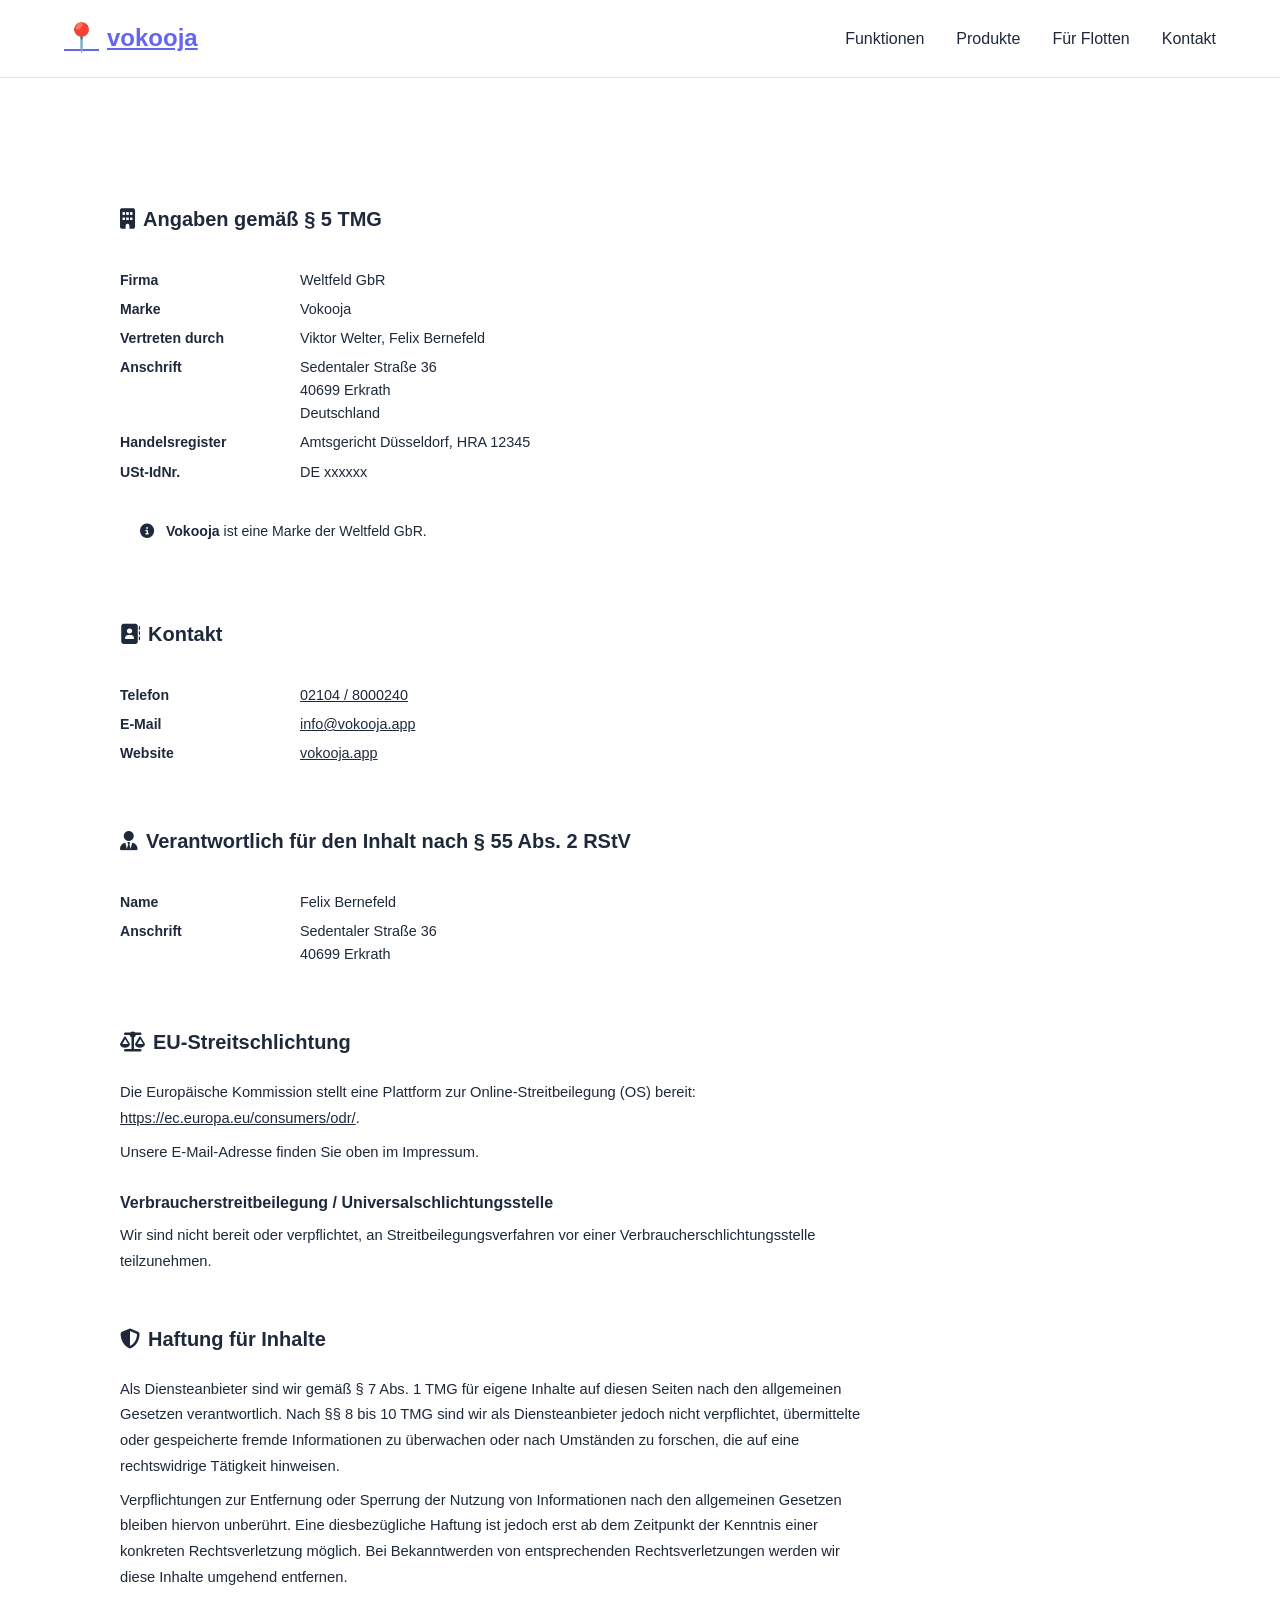
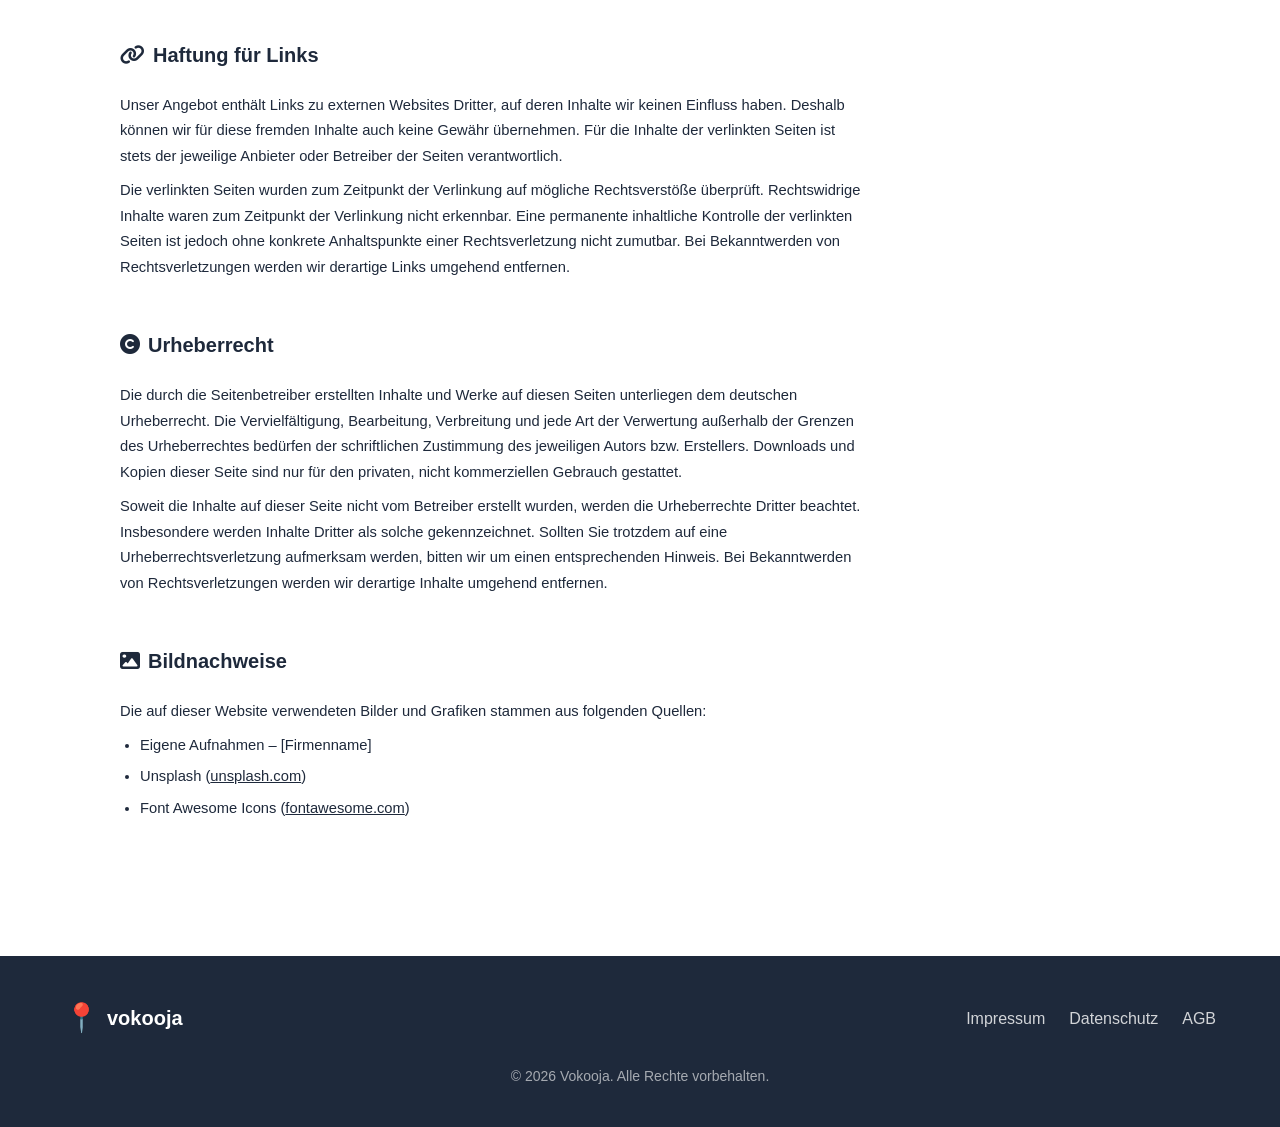
<file: impressum.html>
<!DOCTYPE html>
<html lang="de">
<head>
    <meta charset="UTF-8">
    <meta name="viewport" content="width=device-width, initial-scale=1.0">
    <title>Impressum – Vokooja</title>
    <meta name="description" content="Impressum der Vokooja – GPS-Tracker für Fahrzeuge und Flotten.">
    <meta name="robots" content="noindex, follow">
    <link rel="preconnect" href="https://fonts.googleapis.com">
    <link rel="preconnect" href="https://fonts.gstatic.com" crossorigin>
    <link href="https://fonts.googleapis.com/css2?family=Inter:wght@400;500;600;700;800;900&display=swap" rel="stylesheet">
    <link rel="stylesheet" href="https://cdnjs.cloudflare.com/ajax/libs/font-awesome/6.5.1/css/all.min.css">
    <link rel="stylesheet" href="css/style.css">
    <style>
    /* ===== LEGAL PAGE STYLES ===== */
    .legal-hero {
        padding: calc(var(--header-h) + 60px) 0 48px;
        background: linear-gradient(135deg, var(--color-primary) 0%, var(--color-primary-mid) 100%);
        color: #fff;
    }
    .legal-hero h1 {
        font-size: 2.4rem;
        font-weight: 900;
        letter-spacing: -1px;
    }
    .legal-hero .breadcrumb {
        margin-top: 12px;
        font-size: 0.85rem;
        color: rgba(255,255,255,0.5);
    }
    .legal-hero .breadcrumb a {
        color: var(--color-accent);
        transition: color 0.2s;
    }
    .legal-hero .breadcrumb a:hover {
        color: #fff;
    }

    .legal-content {
        padding: 60px 0 80px;
    }
    .legal-card {
        background: var(--color-white);
        border-radius: var(--radius);
        box-shadow: var(--shadow-md);
        padding: 48px 56px;
        max-width: 860px;
    }
    .legal-card h2 {
        font-size: 1.25rem;
        font-weight: 700;
        color: var(--color-primary);
        margin-top: 40px;
        margin-bottom: 14px;
        padding-bottom: 8px;
        border-bottom: 2px solid var(--color-accent);
        display: inline-block;
    }
    .legal-card h2:first-of-type {
        margin-top: 0;
    }
    .legal-card h3 {
        font-size: 1rem;
        font-weight: 600;
        color: var(--color-primary-light);
        margin-top: 24px;
        margin-bottom: 8px;
    }
    .legal-card p, .legal-card li {
        font-size: 0.92rem;
        color: var(--color-text-light);
        line-height: 1.75;
        margin-bottom: 8px;
    }
    .legal-card ul {
        padding-left: 20px;
    }
    .legal-card ul li {
        list-style: disc;
        margin-bottom: 6px;
    }
    .legal-card a {
        color: var(--color-accent);
        font-weight: 500;
        transition: color 0.2s;
    }
    .legal-card a:hover {
        color: var(--color-accent-dark);
        text-decoration: underline;
    }

    .legal-card .info-grid {
        display: grid;
        grid-template-columns: 160px 1fr;
        gap: 6px 20px;
        margin: 12px 0 20px;
    }
    .legal-card .info-grid dt {
        font-weight: 600;
        font-size: 0.88rem;
        color: var(--color-primary);
    }
    .legal-card .info-grid dd {
        font-size: 0.9rem;
        color: var(--color-text-light);
    }

    .legal-card .highlight-box {
        background: var(--color-accent-light);
        border-left: 4px solid var(--color-accent);
        border-radius: var(--radius-xs);
        padding: 16px 20px;
        margin: 20px 0;
        font-size: 0.88rem;
        color: var(--color-text);
    }
    .legal-card .highlight-box i {
        color: var(--color-accent);
        margin-right: 8px;
    }

    @media (max-width: 640px) {
        .legal-hero h1 {
            font-size: 1.8rem;
        }
        .legal-card {
            padding: 28px 20px;
        }
        .legal-card .info-grid {
            grid-template-columns: 1fr;
        }
        .legal-card .info-grid dt {
            margin-top: 8px;
        }
    }
    </style>
</head>
<body>

<!-- ===== HEADER ===== -->
<nav class="navbar">
    <div class="container nav-container">
        <a href="index.html" class="logo">
            <span class="logo-icon">📍</span>
            <span class="logo-text">vokooja</span>
        </a>
        <ul class="nav-links">
            <li><a href="index.html#features">Funktionen</a></li>
            <li><a href="index.html#produkte">Produkte</a></li>
            <li><a href="index.html#flotte">Für Flotten</a></li>
            <li><a href="index.html#kontakt">Kontakt</a></li>
        </ul>
    </div>
</nav>

<!-- ===== LEGAL HERO ===== -->
<section class="legal-hero">
    <div class="container">
        <h1>Impressum</h1>
        <div class="breadcrumb">
            <a href="index.html">Startseite</a> &nbsp;/&nbsp; Impressum
        </div>
    </div>
</section>

<!-- ===== IMPRESSUM CONTENT ===== -->
<section class="legal-content">
    <div class="container">
        <div class="legal-card">

            <!-- Angaben gemäß § 5 TMG -->
            <h2><i class="fa-solid fa-building" style="color:var(--color-accent);margin-right:8px;"></i>Angaben gemäß § 5 TMG</h2>

            <dl class="info-grid">
                <dt>Firma</dt>
                <dd>Weltfeld GbR</dd>

                <dt>Marke</dt>
                <dd>Vokooja</dd>

                <dt>Vertreten durch</dt>
                <dd>Viktor Welter, Felix Bernefeld</dd>

                <dt>Anschrift</dt>
                <dd>Sedentaler Straße 36<br>40699 Erkrath<br>Deutschland</dd>

                <dt>Handelsregister</dt>
                <dd>Amtsgericht Düsseldorf, HRA 12345</dd>

                <dt>USt-IdNr.</dt>
                <dd>DE xxxxxx</dd>
            </dl>

            <div class="highlight-box">
                <i class="fa-solid fa-circle-info"></i>
                <strong>Vokooja</strong> ist eine Marke der Weltfeld GbR.
            </div>

            <!-- Kontakt -->
            <h2><i class="fa-solid fa-address-book" style="color:var(--color-accent);margin-right:8px;"></i>Kontakt</h2>

            <dl class="info-grid">
                <dt>Telefon</dt>
                <dd><a href="tel:+4921048000240">02104 / 8000240</a></dd>

                <dt>E-Mail</dt>
                <dd><a href="mailto:info@vokooja.app">info@vokooja.app</a></dd>

                <dt>Website</dt>
                <dd><a href="https://vokooja.app" target="_blank">vokooja.app</a></dd>
            </dl>

            <!-- Verantwortlich für den Inhalt -->
            <h2><i class="fa-solid fa-user-tie" style="color:var(--color-accent);margin-right:8px;"></i>Verantwortlich für den Inhalt nach § 55 Abs. 2 RStV</h2>

            <dl class="info-grid">
                <dt>Name</dt>
                <dd>Felix Bernefeld</dd>

                <dt>Anschrift</dt>
                <dd>Sedentaler Straße 36<br>40699 Erkrath</dd>
            </dl>

            <!-- Streitschlichtung -->
            <h2><i class="fa-solid fa-scale-balanced" style="color:var(--color-accent);margin-right:8px;"></i>EU-Streitschlichtung</h2>

            <p>Die Europäische Kommission stellt eine Plattform zur Online-Streitbeilegung (OS) bereit:
            <a href="https://ec.europa.eu/consumers/odr/" target="_blank" rel="noopener">https://ec.europa.eu/consumers/odr/</a>.
            </p>
            <p>Unsere E-Mail-Adresse finden Sie oben im Impressum.</p>

            <h3>Verbraucherstreitbeilegung / Universalschlichtungsstelle</h3>
            <p>Wir sind nicht bereit oder verpflichtet, an Streitbeilegungsverfahren vor einer Verbraucherschlichtungsstelle teilzunehmen.</p>

            <!-- Haftung für Inhalte -->
            <h2><i class="fa-solid fa-shield-halved" style="color:var(--color-accent);margin-right:8px;"></i>Haftung für Inhalte</h2>

            <p>Als Diensteanbieter sind wir gemäß § 7 Abs. 1 TMG für eigene Inhalte auf diesen Seiten nach den allgemeinen Gesetzen verantwortlich. Nach §§ 8 bis 10 TMG sind wir als Diensteanbieter jedoch nicht verpflichtet, übermittelte oder gespeicherte fremde Informationen zu überwachen oder nach Umständen zu forschen, die auf eine rechtswidrige Tätigkeit hinweisen.</p>
            <p>Verpflichtungen zur Entfernung oder Sperrung der Nutzung von Informationen nach den allgemeinen Gesetzen bleiben hiervon unberührt. Eine diesbezügliche Haftung ist jedoch erst ab dem Zeitpunkt der Kenntnis einer konkreten Rechtsverletzung möglich. Bei Bekanntwerden von entsprechenden Rechtsverletzungen werden wir diese Inhalte umgehend entfernen.</p>

            <!-- Haftung für Links -->
            <h2><i class="fa-solid fa-link" style="color:var(--color-accent);margin-right:8px;"></i>Haftung für Links</h2>

            <p>Unser Angebot enthält Links zu externen Websites Dritter, auf deren Inhalte wir keinen Einfluss haben. Deshalb können wir für diese fremden Inhalte auch keine Gewähr übernehmen. Für die Inhalte der verlinkten Seiten ist stets der jeweilige Anbieter oder Betreiber der Seiten verantwortlich.</p>
            <p>Die verlinkten Seiten wurden zum Zeitpunkt der Verlinkung auf mögliche Rechtsverstöße überprüft. Rechtswidrige Inhalte waren zum Zeitpunkt der Verlinkung nicht erkennbar. Eine permanente inhaltliche Kontrolle der verlinkten Seiten ist jedoch ohne konkrete Anhaltspunkte einer Rechtsverletzung nicht zumutbar. Bei Bekanntwerden von Rechtsverletzungen werden wir derartige Links umgehend entfernen.</p>

            <!-- Urheberrecht -->
            <h2><i class="fa-solid fa-copyright" style="color:var(--color-accent);margin-right:8px;"></i>Urheberrecht</h2>

            <p>Die durch die Seitenbetreiber erstellten Inhalte und Werke auf diesen Seiten unterliegen dem deutschen Urheberrecht. Die Vervielfältigung, Bearbeitung, Verbreitung und jede Art der Verwertung außerhalb der Grenzen des Urheberrechtes bedürfen der schriftlichen Zustimmung des jeweiligen Autors bzw. Erstellers. Downloads und Kopien dieser Seite sind nur für den privaten, nicht kommerziellen Gebrauch gestattet.</p>
            <p>Soweit die Inhalte auf dieser Seite nicht vom Betreiber erstellt wurden, werden die Urheberrechte Dritter beachtet. Insbesondere werden Inhalte Dritter als solche gekennzeichnet. Sollten Sie trotzdem auf eine Urheberrechtsverletzung aufmerksam werden, bitten wir um einen entsprechenden Hinweis. Bei Bekanntwerden von Rechtsverletzungen werden wir derartige Inhalte umgehend entfernen.</p>

            <!-- Bildnachweise -->
            <h2><i class="fa-solid fa-image" style="color:var(--color-accent);margin-right:8px;"></i>Bildnachweise</h2>

            <p>Die auf dieser Website verwendeten Bilder und Grafiken stammen aus folgenden Quellen:</p>
            <ul>
                <li>Eigene Aufnahmen – [Firmenname]</li>
                <li>Unsplash (<a href="https://unsplash.com" target="_blank" rel="noopener">unsplash.com</a>)</li>
                <li>Font Awesome Icons (<a href="https://fontawesome.com" target="_blank" rel="noopener">fontawesome.com</a>)</li>
            </ul>



        </div>
    </div>
</section>

<!-- ===== FOOTER ===== -->
<footer class="footer">
    <div class="container">
        <div class="footer-content">
            <div class="footer-brand">
                <span class="logo-icon">📍</span>
                <span class="logo-text">vokooja</span>
            </div>
            <div class="footer-links">
                <a href="impressum.html">Impressum</a>
                <a href="datenschutz.html">Datenschutz</a>
                <a href="#">AGB</a>
            </div>
        </div>
        <p class="footer-copy">&copy; 2026 Vokooja. Alle Rechte vorbehalten.</p>
    </div>
</footer>

</body>
</html>
</file>
<file: css/style.css>
/* Vokooja Landingpage - Scandinavian Minimalist Style */
/* Colors: Indigo/Purple gradient, clean whites, subtle grays */

:root {
    --primary: #6366f1;
    --primary-dark: #4f46e5;
    --secondary: #8b5cf6;
    --text-dark: #1e293b;
    --text-light: #64748b;
    --bg-light: #f8fafc;
    --white: #ffffff;
    --border: #e2e8f0;
}

* {
    margin: 0;
    padding: 0;
    box-sizing: border-box;
}

body {
    font-family: -apple-system, BlinkMacSystemFont, 'Segoe UI', Roboto, Oxygen, Ubuntu, sans-serif;
    line-height: 1.6;
    color: var(--text-dark);
    background: var(--white);
}

.container {
    max-width: 1200px;
    margin: 0 auto;
    padding: 0 24px;
}

/* Navigation */
.navbar {
    position: fixed;
    top: 0;
    width: 100%;
    background: rgba(255, 255, 255, 0.95);
    backdrop-filter: blur(10px);
    border-bottom: 1px solid var(--border);
    z-index: 1000;
    padding: 16px 0;
}

.nav-container {
    display: flex;
    justify-content: space-between;
    align-items: center;
}

.logo {
    display: flex;
    align-items: center;
    gap: 8px;
    font-size: 1.5rem;
    font-weight: 700;
    color: var(--primary);
}

.logo-icon {
    font-size: 1.75rem;
}

.nav-links {
    display: flex;
    list-style: none;
    gap: 32px;
}

.nav-links a {
    text-decoration: none;
    color: var(--text-dark);
    font-weight: 500;
    transition: color 0.2s;
}

.nav-links a:hover {
    color: var(--primary);
}

/* Hero Section */
.hero {
    padding: 160px 0 100px;
    background: linear-gradient(135deg, var(--primary) 0%, var(--secondary) 100%);
    color: var(--white);
    text-align: center;
}

.hero-content h1 {
    font-size: 3.5rem;
    font-weight: 800;
    margin-bottom: 24px;
    line-height: 1.1;
}

.hero-content .highlight {
    background: rgba(255, 255, 255, 0.2);
    padding: 0 16px;
    border-radius: 8px;
}

.hero-subtitle {
    font-size: 1.25rem;
    max-width: 600px;
    margin: 0 auto 40px;
    opacity: 0.9;
}

.hero-cta {
    display: flex;
    gap: 16px;
    justify-content: center;
    flex-wrap: wrap;
}

.btn {
    display: inline-block;
    padding: 14px 32px;
    border-radius: 8px;
    font-weight: 600;
    text-decoration: none;
    transition: transform 0.2s, box-shadow 0.2s;
    cursor: pointer;
    border: none;
    font-size: 1rem;
}

.btn:hover {
    transform: translateY(-2px);
    box-shadow: 0 8px 20px rgba(0, 0, 0, 0.15);
}

.btn-primary {
    background: var(--white);
    color: var(--primary);
}

.btn-secondary {
    background: transparent;
    color: var(--white);
    border: 2px solid var(--white);
}

/* Features Section */
.features {
    padding: 100px 0;
    background: var(--bg-light);
}

.section-title {
    text-align: center;
    font-size: 2.5rem;
    font-weight: 700;
    margin-bottom: 60px;
    color: var(--text-dark);
}

.features-grid {
    display: grid;
    grid-template-columns: repeat(auto-fit, minmax(300px, 1fr));
    gap: 32px;
}

.feature-card {
    background: var(--white);
    padding: 32px;
    border-radius: 16px;
    text-align: center;
    box-shadow: 0 4px 6px rgba(0, 0, 0, 0.05);
    transition: transform 0.2s;
}

.feature-card:hover {
    transform: translateY(-4px);
}

.feature-icon {
    font-size: 3rem;
    margin-bottom: 16px;
}

.feature-card h3 {
    font-size: 1.25rem;
    margin-bottom: 12px;
    color: var(--text-dark);
}

.feature-card p {
    color: var(--text-light);
}

/* Products Section */
.products {
    padding: 100px 0;
}

.products-grid {
    display: grid;
    grid-template-columns: repeat(auto-fit, minmax(280px, 1fr));
    gap: 32px;
}

.product-card {
    background: var(--white);
    border: 2px solid var(--border);
    border-radius: 16px;
    padding: 32px;
    position: relative;
    transition: border-color 0.2s, box-shadow 0.2s;
}

.product-card:hover {
    border-color: var(--primary);
    box-shadow: 0 8px 24px rgba(99, 102, 241, 0.15);
}

.product-card.featured {
    border-color: var(--primary);
    box-shadow: 0 8px 24px rgba(99, 102, 241, 0.2);
}

.product-badge {
    position: absolute;
    top: 16px;
    right: 16px;
    background: var(--primary);
    color: var(--white);
    padding: 4px 12px;
    border-radius: 20px;
    font-size: 0.75rem;
    font-weight: 600;
}

.product-card h3 {
    font-size: 1.5rem;
    margin-bottom: 8px;
}

.product-desc {
    color: var(--text-light);
    margin-bottom: 20px;
}

.product-features {
    list-style: none;
}

.product-features li {
    padding: 8px 0;
    color: var(--text-dark);
    border-bottom: 1px solid var(--border);
}

.product-features li:last-child {
    border-bottom: none;
}

/* Fleet Section */
.fleet {
    padding: 100px 0;
    background: var(--bg-light);
}

.fleet-content {
    display: grid;
    grid-template-columns: 1fr 1fr;
    gap: 60px;
    align-items: center;
}

.fleet-text h2 {
    font-size: 2.5rem;
    margin-bottom: 20px;
}

.fleet-text p {
    color: var(--text-light);
    margin-bottom: 24px;
}

.fleet-benefits {
    list-style: none;
    margin-bottom: 32px;
}

.fleet-benefits li {
    padding: 8px 0;
    color: var(--text-dark);
}

.dashboard-mockup {
    background: var(--white);
    border-radius: 16px;
    padding: 24px;
    box-shadow: 0 8px 24px rgba(0, 0, 0, 0.1);
}

.dashboard-header {
    display: flex;
    justify-content: space-between;
    margin-bottom: 24px;
    padding-bottom: 16px;
    border-bottom: 2px solid var(--border);
    font-weight: 600;
}

.dashboard-header .status {
    color: #22c55e;
}

.dashboard-stats {
    display: grid;
    grid-template-columns: repeat(3, 1fr);
    gap: 16px;
}

.stat {
    text-align: center;
    padding: 16px;
    background: var(--bg-light);
    border-radius: 8px;
}

.stat-value {
    display: block;
    font-size: 1.75rem;
    font-weight: 700;
    color: var(--primary);
}

.stat-label {
    font-size: 0.875rem;
    color: var(--text-light);
}

/* Contact Section */
.contact {
    padding: 100px 0;
}

.contact-content {
    display: grid;
    grid-template-columns: 1fr 1fr;
    gap: 60px;
}

.contact-info h3 {
    font-size: 1.5rem;
    margin-bottom: 16px;
}

.contact-info p {
    color: var(--text-light);
    margin-bottom: 24px;
}

.contact-details p {
    color: var(--text-dark);
    margin-bottom: 8px;
}

.contact-form {
    display: flex;
    flex-direction: column;
    gap: 20px;
}

.form-group {
    display: flex;
    flex-direction: column;
    gap: 8px;
}

.form-group label {
    font-weight: 600;
    color: var(--text-dark);
}

.form-group input,
.form-group textarea {
    padding: 12px 16px;
    border: 2px solid var(--border);
    border-radius: 8px;
    font-size: 1rem;
    font-family: inherit;
    transition: border-color 0.2s;
}

.form-group input:focus,
.form-group textarea:focus {
    outline: none;
    border-color: var(--primary);
}

/* Footer */
.footer {
    background: var(--text-dark);
    color: var(--white);
    padding: 40px 0;
}

.footer-content {
    display: flex;
    justify-content: space-between;
    align-items: center;
    margin-bottom: 24px;
}

.footer-brand {
    display: flex;
    align-items: center;
    gap: 8px;
    font-size: 1.25rem;
    font-weight: 700;
}

.footer-links {
    display: flex;
    gap: 24px;
}

.footer-links a {
    color: var(--white);
    text-decoration: none;
    opacity: 0.8;
    transition: opacity 0.2s;
}

.footer-links a:hover {
    opacity: 1;
}

.footer-copy {
    text-align: center;
    opacity: 0.6;
    font-size: 0.875rem;
}

/* Responsive */
@media (max-width: 768px) {
    .nav-links {
        display: none;
    }

    .hero-content h1 {
        font-size: 2.5rem;
    }

    .fleet-content,
    .contact-content {
        grid-template-columns: 1fr;
    }

    .dashboard-mockup {
        order: -1;
    }

    .footer-content {
        flex-direction: column;
        gap: 20px;
        text-align: center;
    }
}
</file>
